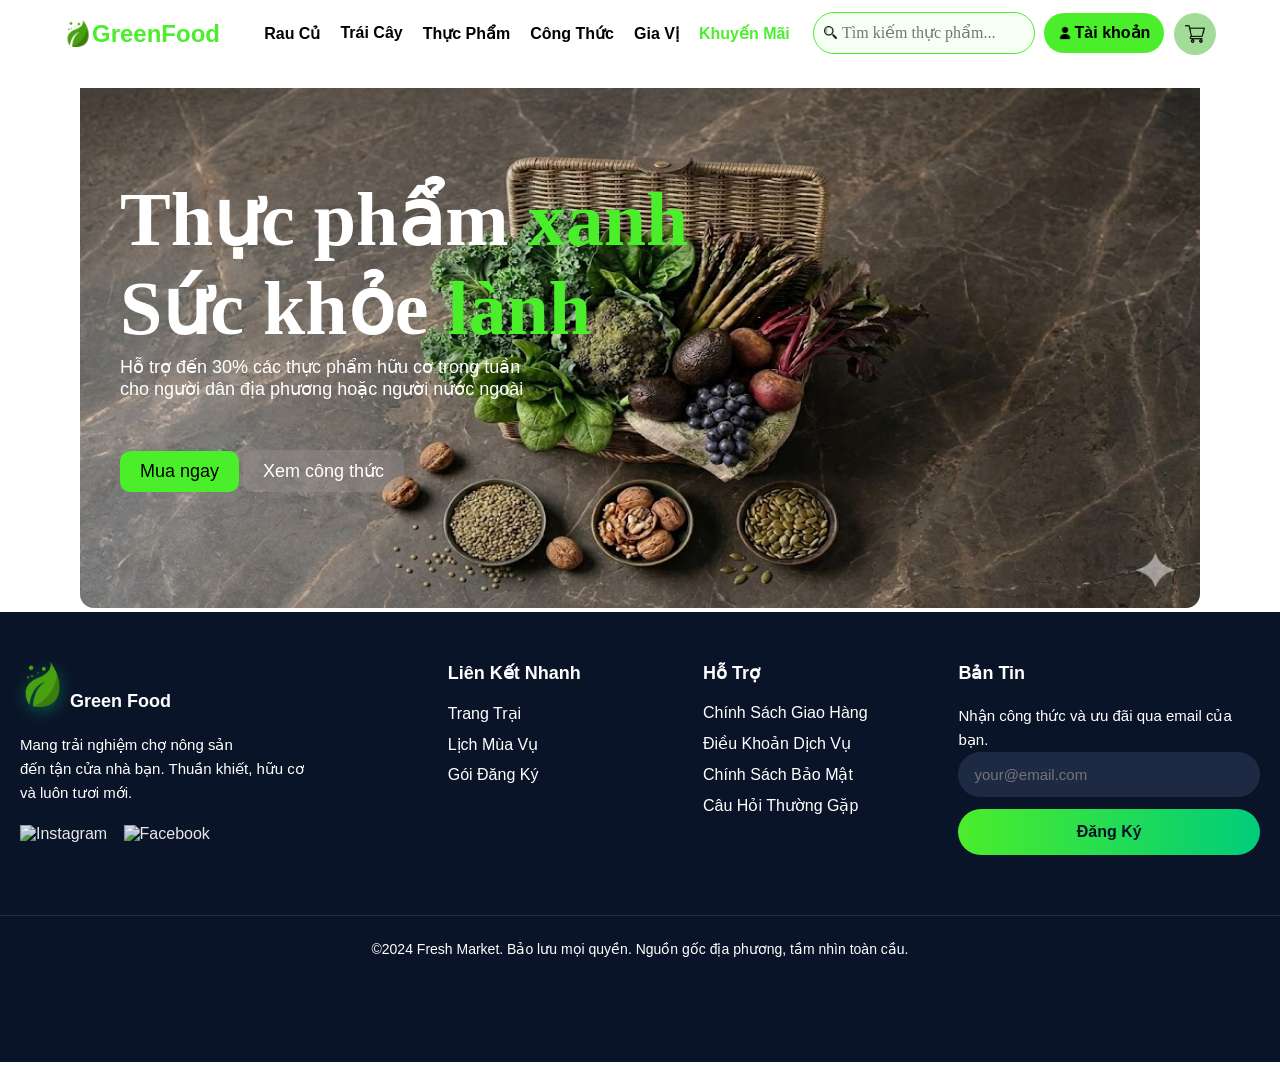
<file: index.html>
<!doctype html>
<html lang="en">
  <head>
    <meta charset="UTF-8" />
    <meta name="viewport" content="width=device-width, initial-scale=1.0" />
    <title>Cửa hàng GreenFood</title>
    <link
      rel="stylesheet"
      href="https://cdnjs.cloudflare.com/ajax/libs/font-awesome/4.7.0/css
    />
    <link rel="icon" href="icon/leaf.png" />
    <link rel="stylesheet" href="css/index_style.css" />
  </head>

  <body>
    <div id="container">
      <div id="header">
        <div class="left">
          <a href="index.html"
            ><h2 style="color: rgba(75, 238, 43, 1)">
              <img src="icon/leaf.png" alt="" /> GreenFood
            </h2>
          </a>
        </div>
        <div class="middle">
          <a href="javascript:void(0);" class="icon" onclick="menuBar()"><i class="fa fa-bars"></i></a>
          <a href="">Rau Củ</a>
          <a href="">Trái Cây</a>
          <a href="">Thực Phẩm</a>
          <a href="">Công Thức</a>
          <a href="">Gia Vị</a>
          <a href="" class="sales">Khuyến Mãi</a>

        </div>
        <div class="right">
          <div class="search">
            <img src="icon/search.png" alt="" />
            <input
              type="text"
              name=""
              id=""
              placeholder="Tìm kiếm thực phẩm..."
            />
          </div>
          <a href="login.html" class="account"
            ><img src="icon/human.png" alt="" />Tài khoản</a
          >
          <button class="cart"><img src="icon/cart.png" alt="" /></button>
        </div>
      </div>
      <div id="content">
        <img src="img/intro.png" alt="" />
        <div class="content-text">
          <h3>
            Thực phẩm <span style="color: rgba(75, 238, 43, 1)">xanh</span>
            <br />
            Sức khỏe <span style="color: rgba(75, 238, 43, 1)">lành</span>
          </h3>
          <p>
            Hỗ trợ đến 30% các thực phẩm hữu cơ trong tuần <br />
            cho người dân địa phương hoặc người nước ngoài
          </p>
        </div>
        <div class="btn-content">
          <button class="btn-1">Mua ngay</button>
          <button class="btn-2">Xem công thức</button>
        </div>
      </div>
      <iframe
        id="footer-iframe"
        src="footer.html"
        width="100%"
        height="420"
        frameborder="0"
        scrolling="no"
        title="Footer"
      >
      </iframe>

      <script>
        const iframe = document.getElementById("footer-iframe");

        window.addEventListener("message", function (e) {
          if (e.data && typeof e.data.height === "number") {
            iframe.style.height = e.data.height + "px";
          }
        });
      </script>
    </div>
  </body>
</html>
</file>
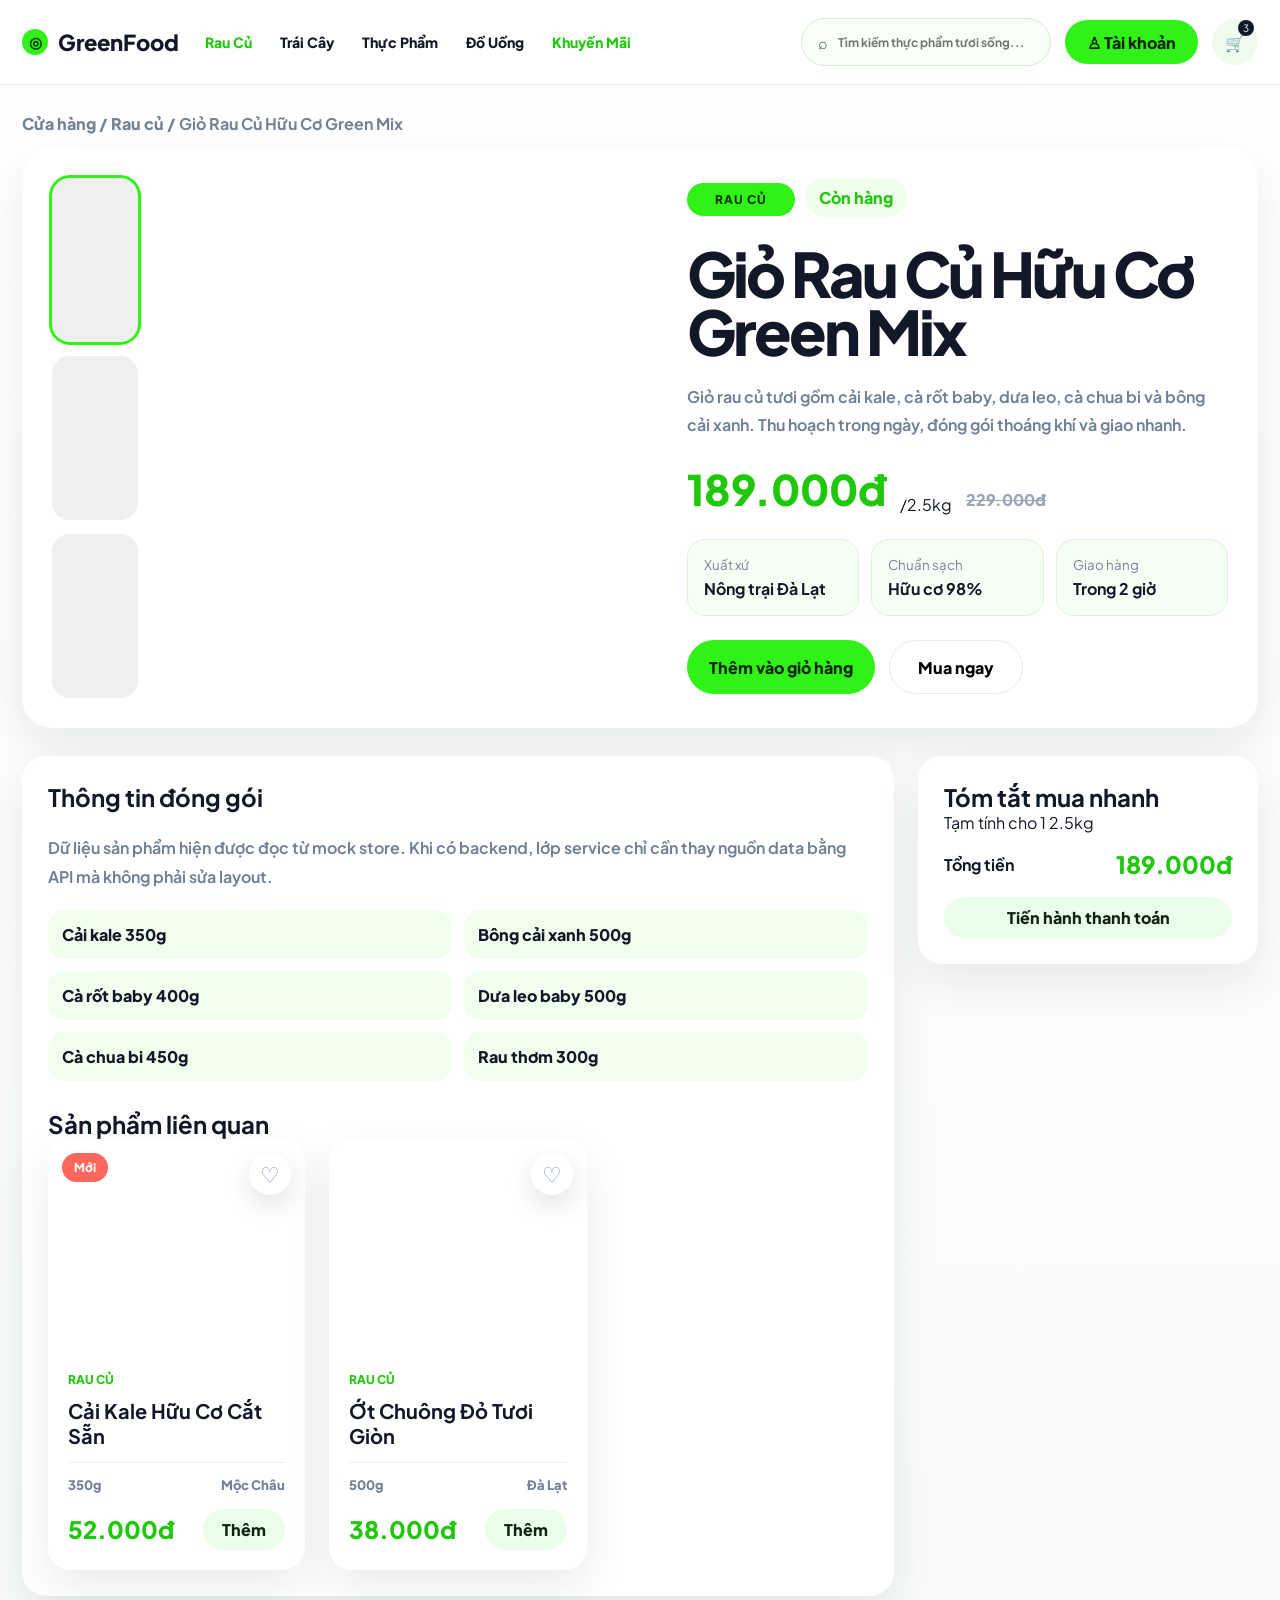
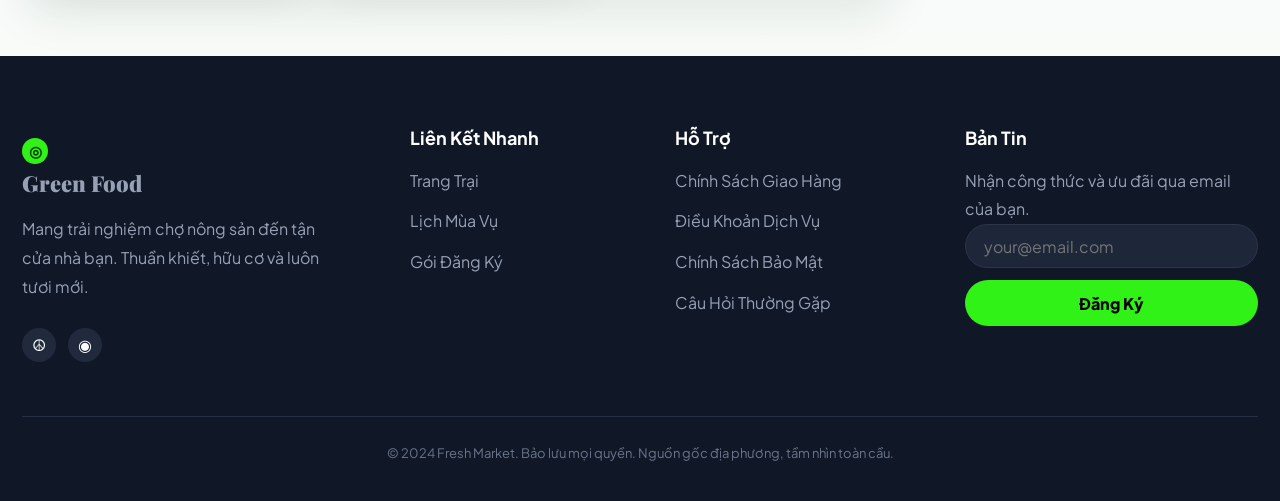
<file: chi-tiet-san-pham.html>
<!DOCTYPE html>
<html lang="vi">
<head>
  <meta charset="UTF-8" />
  <meta name="viewport" content="width=device-width, initial-scale=1.0" />
  <title>GreenFood - Chi tiet san pham</title>
  <link rel="preconnect" href="https://fonts.googleapis.com">
  <link rel="preconnect" href="https://fonts.gstatic.com" crossorigin>
  <link href="https://fonts.googleapis.com/css2?family=Playfair+Display:wght@700;800&family=Plus+Jakarta+Sans:wght@400;600;700;800;900&display=swap" rel="stylesheet">
  <link rel="stylesheet" href="css/san-pham.css">
</head>
<body>
  <div id="detail-app" class="page-shell"></div>
  <script src="js/du-lieu-san-pham.js"></script>
  <script src="js/san-pham.js"></script>
</body>
</html>
</file>
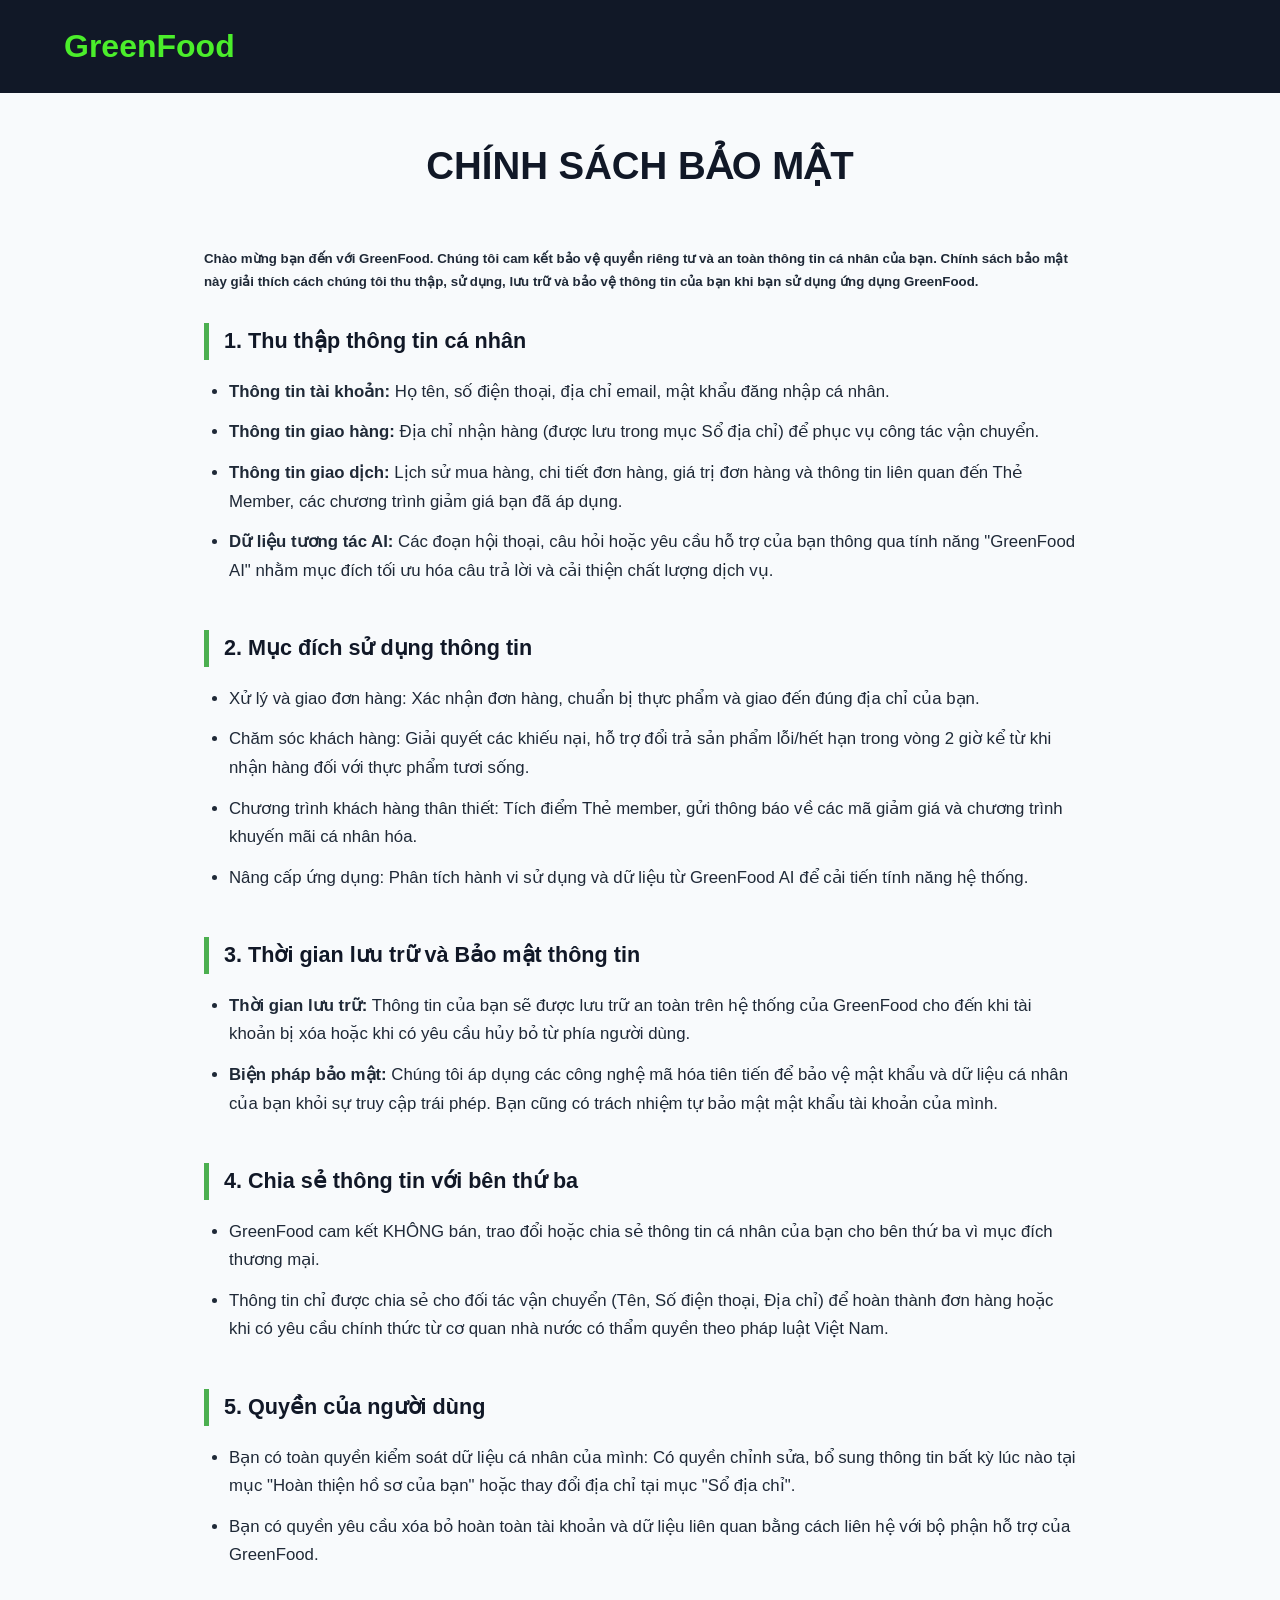
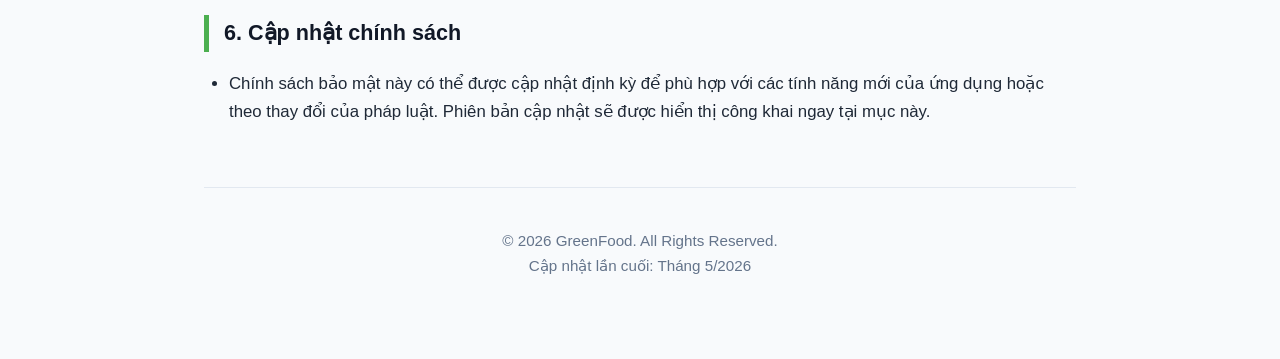
<file: chinhsachbaomat.html>
<!doctype html>
<html lang="vi">
  <head>
    <meta charset="UTF-8" />
    <meta name="viewport" content="width=device-width, initial-scale=1.0" />
    <link rel="stylesheet" href="./css/quanlynguoidung3_style.css" />
    <title>Chính sách bảo mật - GreenFood</title>
    <link
      rel="stylesheet"
      href="https://cdnjs.cloudflare.com/ajax/libs/font-awesome/6.6.0/css/all.min.css"
    />
  </head>
  <body>
    <header>
      <div class="logo">GreenFood</div>
    </header>

    <div class="container">
      <h1>CHÍNH SÁCH BẢO MẬT</h1>

      <h5 id="sauten">
        Chào mừng bạn đến với GreenFood. Chúng tôi cam kết bảo vệ quyền riêng tư
        và an toàn thông tin cá nhân của bạn. Chính sách bảo mật này giải thích
        cách chúng tôi thu thập, sử dụng, lưu trữ và bảo vệ thông tin của bạn
        khi bạn sử dụng ứng dụng GreenFood.
      </h5>

      <div class="section">
        <h2>1. Thu thập thông tin cá nhân</h2>
        <ul>
          <li>
            <strong>Thông tin tài khoản:</strong> Họ tên, số điện thoại, địa chỉ
            email, mật khẩu đăng nhập cá nhân.
          </li>
          <li>
            <strong>Thông tin giao hàng:</strong> Địa chỉ nhận hàng (được lưu
            trong mục Sổ địa chỉ) để phục vụ công tác vận chuyển.
          </li>
          <li>
            <strong>Thông tin giao dịch:</strong> Lịch sử mua hàng, chi tiết đơn
            hàng, giá trị đơn hàng và thông tin liên quan đến Thẻ Member, các
            chương trình giảm giá bạn đã áp dụng.
          </li>
          <li>
            <strong>Dữ liệu tương tác AI:</strong> Các đoạn hội thoại, câu hỏi
            hoặc yêu cầu hỗ trợ của bạn thông qua tính năng "GreenFood AI" nhằm
            mục đích tối ưu hóa câu trả lời và cải thiện chất lượng dịch vụ.
          </li>
        </ul>
      </div>

      <div class="section">
        <h2>2. Mục đích sử dụng thông tin</h2>
        <ul>
          <li>
            Xử lý và giao đơn hàng: Xác nhận đơn hàng, chuẩn bị thực phẩm và
            giao đến đúng địa chỉ của bạn.
          </li>
          <li>
            Chăm sóc khách hàng: Giải quyết các khiếu nại, hỗ trợ đổi trả sản
            phẩm lỗi/hết hạn trong vòng 2 giờ kể từ khi nhận hàng đối với thực
            phẩm tươi sống.
          </li>
          <li>
            Chương trình khách hàng thân thiết: Tích điểm Thẻ member, gửi thông
            báo về các mã giảm giá và chương trình khuyến mãi cá nhân hóa.
          </li>
          <li>
            Nâng cấp ứng dụng: Phân tích hành vi sử dụng và dữ liệu từ GreenFood
            AI để cải tiến tính năng hệ thống.
          </li>
        </ul>
      </div>

      <div class="section">
        <h2>3. Thời gian lưu trữ và Bảo mật thông tin</h2>
        <ul>
          <li>
            <strong>Thời gian lưu trữ:</strong> Thông tin của bạn sẽ được lưu
            trữ an toàn trên hệ thống của GreenFood cho đến khi tài khoản bị xóa
            hoặc khi có yêu cầu hủy bỏ từ phía người dùng.
          </li>
          <li>
            <strong>Biện pháp bảo mật:</strong> Chúng tôi áp dụng các công nghệ
            mã hóa tiên tiến để bảo vệ mật khẩu và dữ liệu cá nhân của bạn khỏi
            sự truy cập trái phép. Bạn cũng có trách nhiệm tự bảo mật mật khẩu
            tài khoản của mình.
          </li>
        </ul>
      </div>

      <div class="section">
        <h2>4. Chia sẻ thông tin với bên thứ ba</h2>
        <ul>
          <li>
            GreenFood cam kết KHÔNG bán, trao đổi hoặc chia sẻ thông tin cá nhân
            của bạn cho bên thứ ba vì mục đích thương mại.
          </li>
          <li>
            Thông tin chỉ được chia sẻ cho đối tác vận chuyển (Tên, Số điện
            thoại, Địa chỉ) để hoàn thành đơn hàng hoặc khi có yêu cầu chính
            thức từ cơ quan nhà nước có thẩm quyền theo pháp luật Việt Nam.
          </li>
        </ul>
      </div>

      <div class="section">
        <h2>5. Quyền của người dùng</h2>
        <ul>
          <li>
            Bạn có toàn quyền kiểm soát dữ liệu cá nhân của mình: Có quyền chỉnh
            sửa, bổ sung thông tin bất kỳ lúc nào tại mục "Hoàn thiện hồ sơ của
            bạn" hoặc thay đổi địa chỉ tại mục "Sổ địa chỉ".
          </li>
          <li>
            Bạn có quyền yêu cầu xóa bỏ hoàn toàn tài khoản và dữ liệu liên quan
            bằng cách liên hệ với bộ phận hỗ trợ của GreenFood.
          </li>
        </ul>
      </div>

      <div class="section">
        <h2>6. Cập nhật chính sách</h2>
        <ul>
          <li>
            Chính sách bảo mật này có thể được cập nhật định kỳ để phù hợp với
            các tính năng mới của ứng dụng hoặc theo thay đổi của pháp luật.
            Phiên bản cập nhật sẽ được hiển thị công khai ngay tại mục này.
          </li>
        </ul>
      </div>

      <div class="footer">
        © 2026 GreenFood. All Rights Reserved.<br />
        Cập nhật lần cuối: Tháng 5/2026
      </div>
    </div>
  </body>
</html>
</file>
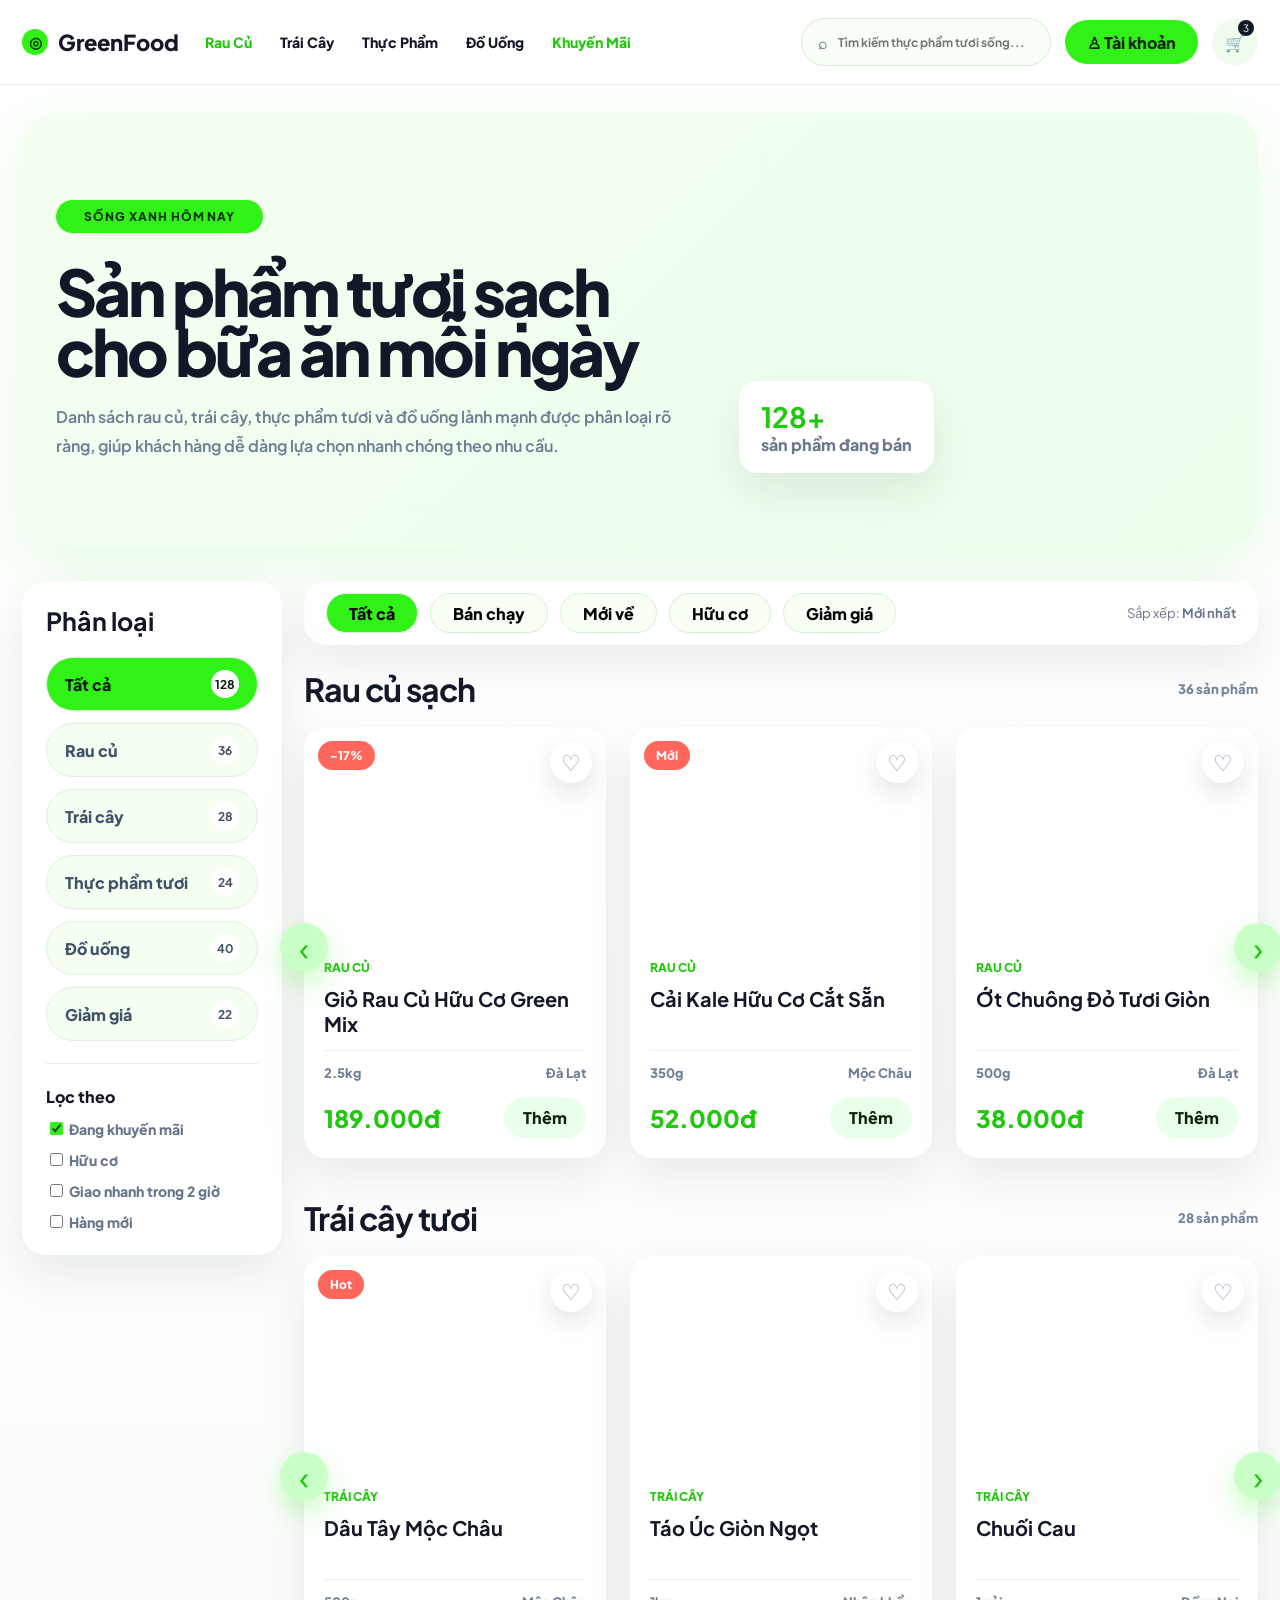
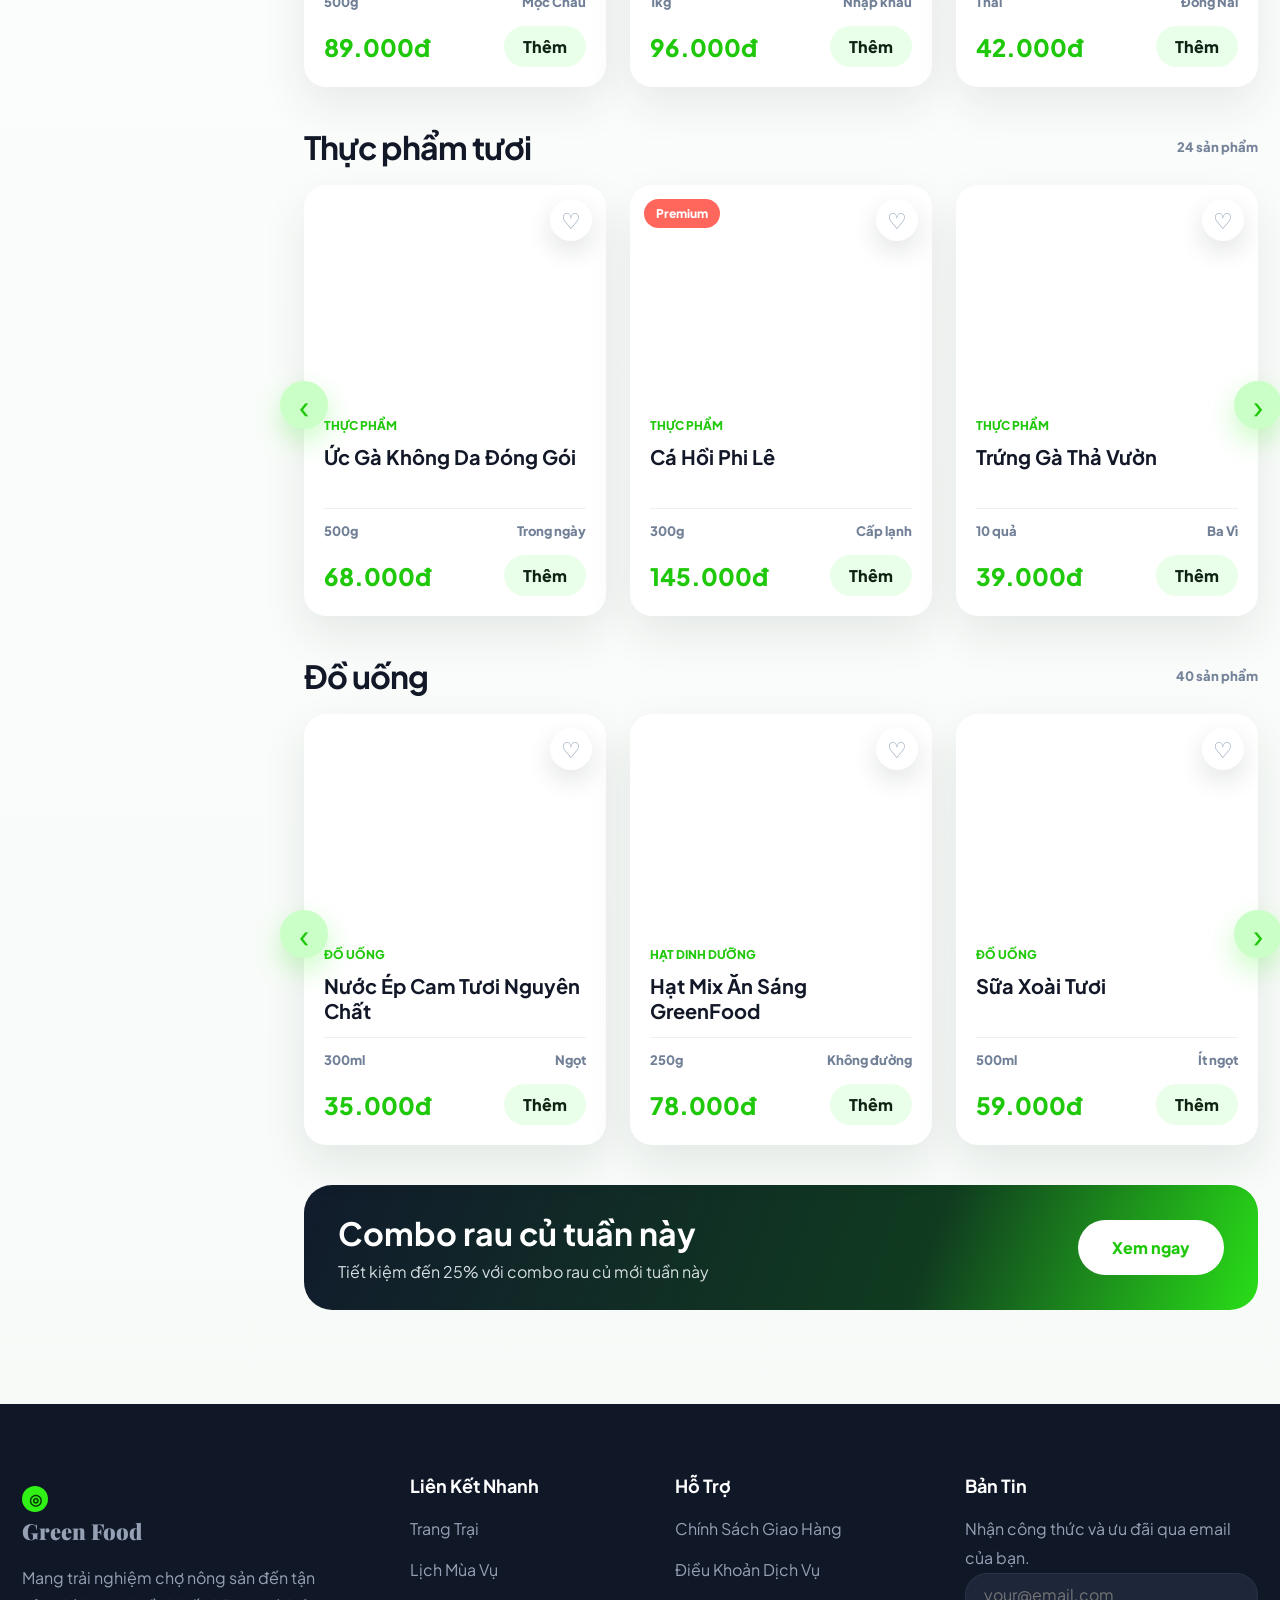
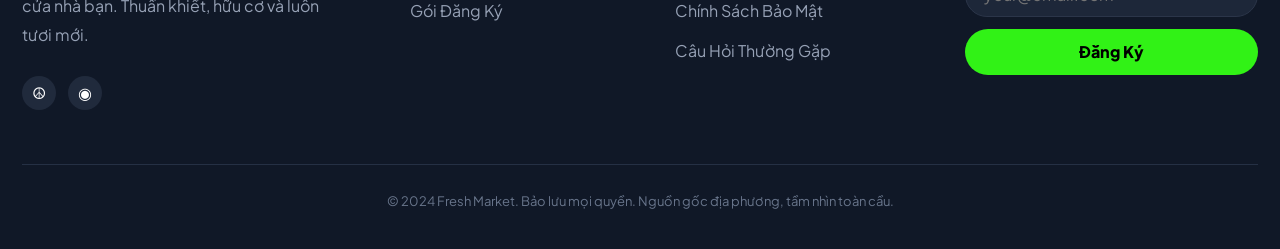
<file: danh-sach-san-pham.html>
<!DOCTYPE html>
<html lang="vi">
<head>
  <meta charset="UTF-8" />
  <meta name="viewport" content="width=device-width, initial-scale=1.0" />
  <title>GreenFood - Cua hang thuc pham tuoi</title>
  <link rel="preconnect" href="https://fonts.googleapis.com">
  <link rel="preconnect" href="https://fonts.gstatic.com" crossorigin>
  <link href="https://fonts.googleapis.com/css2?family=Playfair+Display:wght@700;800&family=Plus+Jakarta+Sans:wght@400;600;700;800;900&display=swap" rel="stylesheet">
  <link rel="stylesheet" href="css/san-pham.css">
</head>
<body>
  <div id="app" class="page-shell"></div>
  <script src="js/du-lieu-san-pham.js"></script>
  <script src="js/san-pham.js"></script>
</body>
</html>
</file>
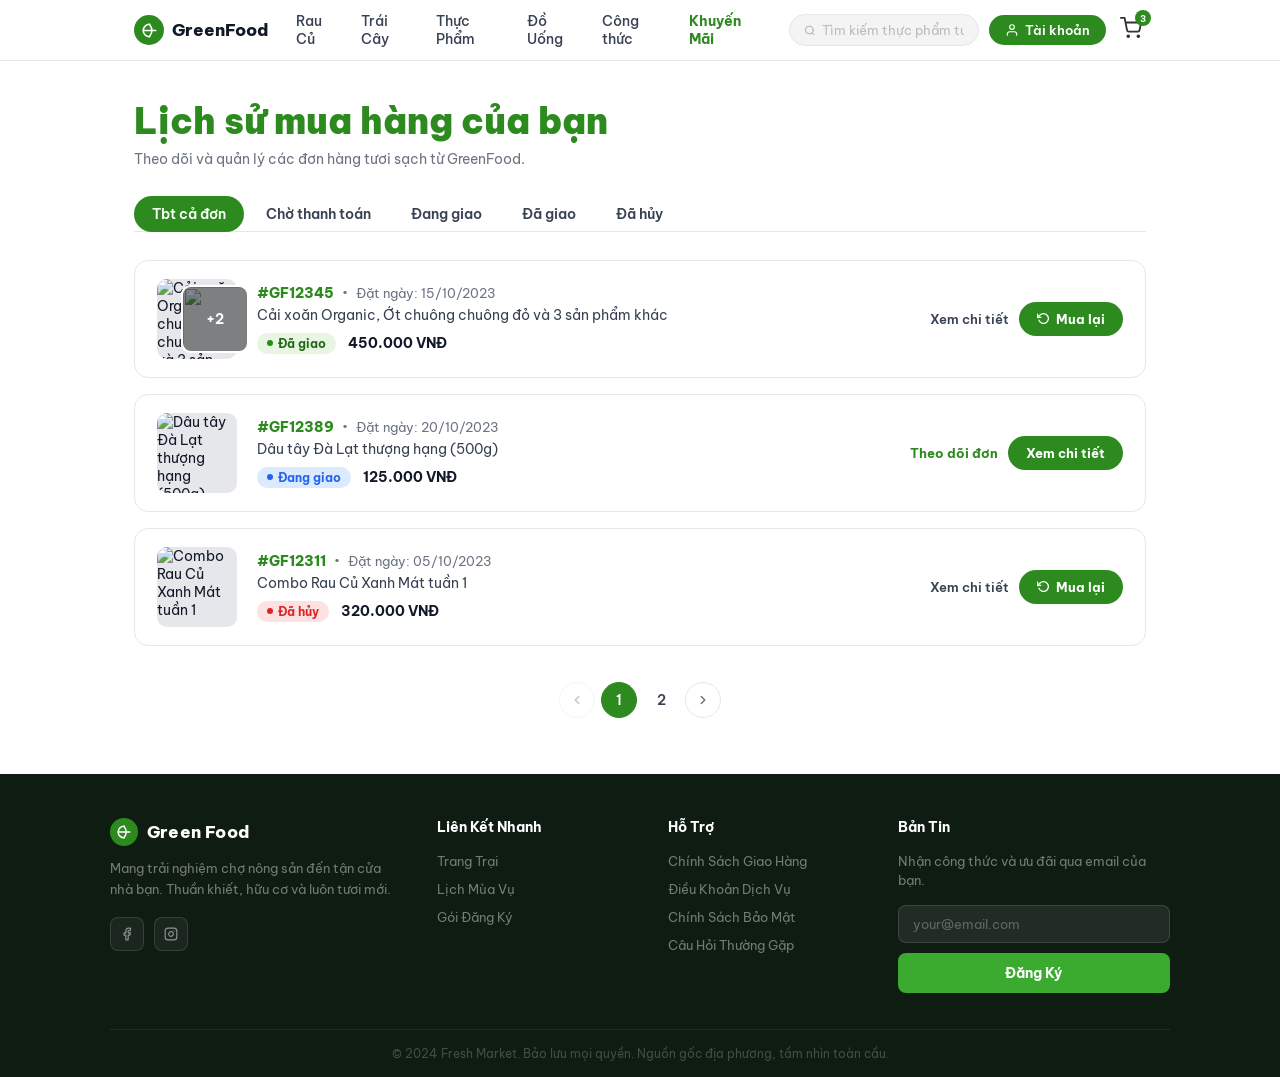
<file: lichsu.html>
<!DOCTYPE html>
<html lang="vi">
<head>
  <meta charset="UTF-8" />
  <meta name="viewport" content="width=device-width, initial-scale=1.0" />
  <title>GreenFood – Lịch sử mua hàng</title>
  <link href="https://fonts.googleapis.com/css2?family=Be+Vietnam+Pro:wght@400;500;600;700;800;900&display=swap" rel="stylesheet" />
  <link rel="stylesheet" href="css/lichsu.css">
  <style>
  
  </style>
</head>
<body>

<!-- ═══════════════════ NAVBAR ═══════════════════ -->
<nav class="navbar">
  <div class="nav-inner">
    <a href="#" class="logo">
      <div class="logo-icon">
        <svg width="15" height="15" viewBox="0 0 24 24" fill="none" stroke="#fff" stroke-width="2.5" stroke-linecap="round" stroke-linejoin="round"><path d="M12 2a10 10 0 000 20"/><path d="M12 2c2.5 4 4 8 4 10s-1.5 6-4 10"/><path d="M2 12h20"/></svg>
      </div>
      GreenFood
    </a>

    <ul class="nav-links">
      <li><a href="#">Rau Củ</a></li>
      <li><a href="#">Trái Cây</a></li>
      <li><a href="#">Thực Phẩm</a></li>
      <li><a href="#">Đồ Uống</a></li>
      <li><a href="#" class="underline-link">Công thức</a></li>
      <li><a href="#" class="active">Khuyến Mãi</a></li>
    </ul>

    <div class="nav-right">
      <div class="search-box">
        <svg width="13" height="13" viewBox="0 0 24 24" fill="none" stroke="#aaa" stroke-width="2" stroke-linecap="round" stroke-linejoin="round"><circle cx="11" cy="11" r="8"/><line x1="21" y1="21" x2="16.65" y2="16.65"/></svg>
        <input type="text" placeholder="Tìm kiếm thực phẩm tươi sống..." />
      </div>
      <button class="btn-account">
        <svg width="14" height="14" viewBox="0 0 24 24" fill="none" stroke="currentColor" stroke-width="2" stroke-linecap="round" stroke-linejoin="round"><path d="M20 21v-2a4 4 0 00-4-4H8a4 4 0 00-4 4v2"/><circle cx="12" cy="7" r="4"/></svg>
        Tài khoản
      </button>
      <div class="cart-btn"><a href="giohang.html">
        <svg width="22" height="22" viewBox="0 0 24 24" fill="none" stroke="#333" stroke-width="2" stroke-linecap="round" stroke-linejoin="round"><circle cx="9" cy="21" r="1"/><circle cx="20" cy="21" r="1"/><path d="M1 1h4l2.68 13.39a2 2 0 001.98 1.61h9.72a2 2 0 001.98-1.61L23 6H6"/></svg>
        <span class="cart-badge">3</span>
      </a></div>
    </div>
  </div>
</nav>

<!-- ═══════════════════ MAIN ═══════════════════ -->
<div class="main">
  <div class="page-body">

    <!-- Heading -->
    <div class="page-heading">
      <h1 class="page-title">Lịch sử mua hàng của bạn</h1>
      <p class="page-sub">Theo dõi và quản lý các đơn hàng tươi sạch từ GreenFood.</p>
    </div>

    <!-- Filter tabs -->
    <div class="tabs-wrap">
      <button class="tab-btn active" data-filter="all"      onclick="setTab(this,'all')">Tbt cả đơn</button>
      <button class="tab-btn"        data-filter="cho"      onclick="setTab(this,'cho')">Chờ thanh toán</button>
      <button class="tab-btn"        data-filter="danggiao" onclick="setTab(this,'danggiao')">Đang giao</button>
      <button class="tab-btn"        data-filter="dagiao"   onclick="setTab(this,'dagiao')">Đã giao</button>
      <button class="tab-btn"        data-filter="dahuy"    onclick="setTab(this,'dahuy')">Đã hủy</button>
    </div>

    <!-- Orders list -->
    <div class="orders-list" id="ordersList"></div>

    <!-- Pagination -->
    <div class="pagination" id="pagination"></div>
  </div>
</div>

<!-- ═══════════════════ FOOTER ═══════════════════ -->
<footer>
  <div class="footer-inner">

    <div class="footer-brand">
      <div class="footer-logo">
        <div class="footer-logo-icon">
          <svg width="14" height="14" viewBox="0 0 24 24" fill="none" stroke="#fff" stroke-width="2.5" stroke-linecap="round" stroke-linejoin="round"><path d="M12 2a10 10 0 000 20"/><path d="M12 2c2.5 4 4 8 4 10s-1.5 6-4 10"/><path d="M2 12h20"/></svg>
        </div>
        <span class="footer-logo-text">Green Food</span>
      </div>
      <p>Mang trải nghiệm chợ nông sản đến tận cửa nhà bạn. Thuần khiết, hữu cơ và luôn tươi mới.</p>
      <div class="footer-socials">
        <button class="social-btn" title="Facebook">
          <svg width="14" height="14" viewBox="0 0 24 24" fill="none" stroke="currentColor" stroke-width="2" stroke-linecap="round" stroke-linejoin="round"><path d="M18 2h-3a5 5 0 00-5 5v3H7v4h3v8h4v-8h3l1-4h-4V7a1 1 0 011-1h3z"/></svg>
        </button>
        <button class="social-btn" title="Instagram">
          <svg width="14" height="14" viewBox="0 0 24 24" fill="none" stroke="currentColor" stroke-width="2" stroke-linecap="round" stroke-linejoin="round"><rect x="2" y="2" width="20" height="20" rx="5"/><path d="M16 11.37A4 4 0 1112.63 8 4 4 0 0116 11.37z"/><line x1="17.5" y1="6.5" x2="17.51" y2="6.5"/></svg>
        </button>
      </div>
    </div>

    <div class="footer-col">
      <h4>Liên Kết Nhanh</h4>
      <ul>
        <li><a href="#">Trang Trại</a></li>
        <li><a href="#">Lịch Mùa Vụ</a></li>
        <li><a href="#">Gói Đăng Ký</a></li>
      </ul>
    </div>

    <div class="footer-col">
      <h4>Hỗ Trợ</h4>
      <ul>
        <li><a href="#">Chính Sách Giao Hàng</a></li>
        <li><a href="#">Điều Khoản Dịch Vụ</a></li>
        <li><a href="#">Chính Sách Bảo Mật</a></li>
        <li><a href="#">Câu Hỏi Thường Gặp</a></li>
      </ul>
    </div>

    <div class="footer-col">
      <h4>Bản Tin</h4>
      <p class="newsletter-desc">Nhận công thức và ưu đãi qua email của bạn.</p>
      <input type="email" class="newsletter-input" placeholder="your@email.com" />
      <button class="btn-subscribe">Đăng Ký</button>
    </div>
  </div>

  <div class="footer-bottom">
    <p>© 2024 Fresh Market. Bảo lưu mọi quyền. Nguồn gốc địa phương, tầm nhìn toàn cầu.</p>
  </div>
</footer>

<!-- ═══════════════════ DETAIL MODAL ═══════════════════ -->
<div class="modal-overlay" id="detailModal">
  <div class="modal">
    <div class="modal-header">
      <div class="modal-title" id="modalTitle">Chi tiết đơn hàng</div>
      <button class="modal-close" onclick="closeModal()">×</button>
    </div>
    <div id="modalBody"></div>
    <div class="modal-footer">
      <button class="btn-modal-close" onclick="closeModal()">Đóng</button>
      <button class="btn-modal-rebuy" id="modalRebuyBtn">
        <svg width="14" height="14" viewBox="0 0 24 24" fill="none" stroke="currentColor" stroke-width="2.5" stroke-linecap="round" stroke-linejoin="round"><polyline points="1 4 1 10 7 10"/><path d="M3.51 15a9 9 0 102.13-9.36L1 10"/></svg>
        Mua lại
      </button>
    </div>
  </div>
</div>

<!-- Toast -->
<div class="toast" id="toast"></div>

<script>
  /* ══════════════════════
     DATA
  ══════════════════════ */
  const allOrders = [
    {
      id: '#GF12345',
      date: '15/10/2023',
      name: 'Cải xoăn Organic, Ớt chuông chuông đỏ và 3 sản phẩm khác',
      status: 'dagiao',
      price: 450000,
      extra: 2,
      imgs: [
        'https://images.unsplash.com/photo-1515543237350-b3eea1ec8082?w=120&q=80',
        'https://images.unsplash.com/photo-1563565375-f3fdfdbefa83?w=120&q=80'
      ],
      detail: { 'Mã đơn hàng': '#GF12345', 'Ngày đặt': '15/10/2023', 'Sản phẩm': 'Cải xoăn Organic, Ớt chuông đỏ (+3)', 'Trạng thái': 'Đã giao', 'Tổng cộng': '450.000 VNĐ', 'Địa chỉ giao': '123 Lê Lợi, Q.1, TP.HCM', 'Phương thức TT': 'Thẻ tín dụng' }
    },
    {
      id: '#GF12389',
      date: '20/10/2023',
      name: 'Dâu tây Đà Lạt thượng hạng (500g)',
      status: 'danggiao',
      price: 125000,
      extra: 0,
      imgs: [
        'https://images.unsplash.com/photo-1464965911861-746a04b4bca6?w=120&q=80'
      ],
      detail: { 'Mã đơn hàng': '#GF12389', 'Ngày đặt': '20/10/2023', 'Sản phẩm': 'Dâu tây Đà Lạt thượng hạng (500g)', 'Trạng thái': 'Đang giao', 'Tổng cộng': '125.000 VNĐ', 'Địa chỉ giao': '45 Nguyễn Huệ, Q.1, TP.HCM', 'Phương thức TT': 'COD' }
    },
    {
      id: '#GF12311',
      date: '05/10/2023',
      name: 'Combo Rau Củ Xanh Mát tuần 1',
      status: 'dahuy',
      price: 320000,
      extra: 0,
      imgs: [
        'https://images.unsplash.com/photo-1512621776951-a57141f2eefd?w=120&q=80'
      ],
      detail: { 'Mã đơn hàng': '#GF12311', 'Ngày đặt': '05/10/2023', 'Sản phẩm': 'Combo Rau Củ Xanh Mát tuần 1', 'Trạng thái': 'Đã hủy', 'Tổng cộng': '320.000 VNĐ', 'Địa chỉ giao': '78 Trần Hưng Đạo, Q.5, TP.HCM', 'Phương thức TT': 'Ví điện tử' }
    },
    {
      id: '#GF12290',
      date: '28/09/2023',
      name: 'Bơ Booth chín mềm (túi 4 quả)',
      status: 'dagiao',
      price: 89000,
      extra: 0,
      imgs: [
        'https://images.unsplash.com/photo-1523049673857-eb18f1d7b578?w=120&q=80'
      ],
      detail: { 'Mã đơn hàng': '#GF12290', 'Ngày đặt': '28/09/2023', 'Sản phẩm': 'Bơ Booth chín mềm (túi 4 quả)', 'Trạng thái': 'Đã giao', 'Tổng cộng': '89.000 VNĐ', 'Địa chỉ giao': '123 Lê Lợi, Q.1, TP.HCM', 'Phương thức TT': 'Thẻ tín dụng' }
    },
    {
      id: '#GF12201',
      date: '10/09/2023',
      name: 'Rau muống sạch, cà chua cherry và 1 sản phẩm khác',
      status: 'cho',
      price: 67000,
      extra: 1,
      imgs: [
        'https://images.unsplash.com/photo-1540420773420-3366772f4999?w=120&q=80',
        'https://images.unsplash.com/photo-1592924357228-91a4daadcfea?w=120&q=80'
      ],
      detail: { 'Mã đơn hàng': '#GF12201', 'Ngày đặt': '10/09/2023', 'Sản phẩm': 'Rau muống sạch, Cà chua cherry (+1)', 'Trạng thái': 'Chờ thanh toán', 'Tổng cộng': '67.000 VNĐ', 'Địa chỉ giao': '20 Bùi Thị Xuân, Q.1, TP.HCM', 'Phương thức TT': 'Chưa thanh toán' }
    },
    {
      id: '#GF12180',
      date: '01/09/2023',
      name: 'Thanh long ruột đỏ Long An (1kg)',
      status: 'dagiao',
      price: 55000,
      extra: 0,
      imgs: [
        'https://images.unsplash.com/photo-1526470498-9ae73c665de8?w=120&q=80'
      ],
      detail: { 'Mã đơn hàng': '#GF12180', 'Ngày đặt': '01/09/2023', 'Sản phẩm': 'Thanh long ruột đỏ Long An (1kg)', 'Trạng thái': 'Đã giao', 'Tổng cộng': '55.000 VNĐ', 'Địa chỉ giao': '5 Phạm Ngũ Lão, Q.1, TP.HCM', 'Phương thức TT': 'Ví điện tử' }
    },
  ];

  const STATUS_INFO = {
    dagiao:   { label: 'Đã giao',          cls: 'status-dagiao' },
    danggiao: { label: 'Đang giao',        cls: 'status-danggiao' },
    dahuy:    { label: 'Đã hủy',           cls: 'status-dahuy' },
    cho:      { label: 'Chờ thanh toán',   cls: 'status-cho' }
  };

  const ITEMS_PER_PAGE = 3;
  let currentFilter = 'all';
  let currentPage   = 1;

  const fmt = n => n.toLocaleString('vi-VN') + ' VNĐ';

  /* ══════════════════════
     FILTER + PAGINATION
  ══════════════════════ */
  function filtered() {
    if (currentFilter === 'all') return allOrders;
    return allOrders.filter(o => o.status === currentFilter);
  }

  function setTab(el, filter) {
    document.querySelectorAll('.tab-btn').forEach(b => b.classList.remove('active'));
    el.classList.add('active');
    currentFilter = filter;
    currentPage   = 1;
    render();
  }

  /* ══════════════════════
     RENDER ORDERS
  ══════════════════════ */
  function render() {
    const list  = filtered();
    const total = Math.ceil(list.length / ITEMS_PER_PAGE);
    const page  = list.slice((currentPage - 1) * ITEMS_PER_PAGE, currentPage * ITEMS_PER_PAGE);

    const wrap = document.getElementById('ordersList');

    if (!page.length) {
      wrap.innerHTML = `<div class="empty-state">
        <svg width="48" height="48" viewBox="0 0 24 24" fill="none" stroke="#d1d5db" stroke-width="1.5" stroke-linecap="round" stroke-linejoin="round"><path d="M9 5H7a2 2 0 00-2 2v12a2 2 0 002 2h10a2 2 0 002-2V7a2 2 0 00-2-2h-2M9 5a2 2 0 002 2h2a2 2 0 002-2M9 5a2 2 0 012-2h2a2 2 0 012 2"/></svg>
        <p>Không có đơn hàng nào.</p>
      </div>`;
    } else {
      wrap.innerHTML = page.map(o => orderCardHTML(o)).join('');
    }

    renderPagination(total);
  }

  function orderCardHTML(o) {
    const si = STATUS_INFO[o.status];
    const hasTwo  = o.imgs.length >= 2;
    const hasMore = o.extra > 0;

    const imgStack = hasTwo ? `
      <img class="order-img-stack" src="${o.imgs[1]}" alt="" onerror="this.style.background='#e5e7eb';this.removeAttribute('src')" />
      ${hasMore ? `<div class="order-img-more">+${o.extra}</div>` : ''}
    ` : '';

    // Actions depending on status
    let actions = '';
    if (o.status === 'danggiao') {
      actions = `
        <button class="btn-track" onclick="showToast('📦 Đang theo dõi đơn ${o.id}...')">Theo dõi đơn</button>
        <button class="btn-detail" onclick="openDetail('${o.id}')">Xem chi tiết</button>
      `;
    } else if (o.status === 'dahuy') {
      actions = `
        <button class="btn-detail-outline" onclick="openDetail('${o.id}')">Xem chi tiết</button>
        <button class="btn-rebuy" onclick="rebuy('${o.id}')">
          <svg width="13" height="13" viewBox="0 0 24 24" fill="none" stroke="currentColor" stroke-width="2.5" stroke-linecap="round" stroke-linejoin="round"><polyline points="1 4 1 10 7 10"/><path d="M3.51 15a9 9 0 102.13-9.36L1 10"/></svg>
          Mua lại
        </button>
      `;
    } else {
      actions = `
        <button class="btn-detail-outline" onclick="openDetail('${o.id}')">Xem chi tiết</button>
        <button class="btn-rebuy" onclick="rebuy('${o.id}')">
          <svg width="13" height="13" viewBox="0 0 24 24" fill="none" stroke="currentColor" stroke-width="2.5" stroke-linecap="round" stroke-linejoin="round"><polyline points="1 4 1 10 7 10"/><path d="M3.51 15a9 9 0 102.13-9.36L1 10"/></svg>
          Mua lại
        </button>
      `;
    }

    return `
      <div class="order-card">
        <div class="order-imgs">
          <img class="order-img-main" src="${o.imgs[0]}" alt="${o.name}"
            onerror="this.style.background='#e5e7eb';this.removeAttribute('src')" />
          ${imgStack}
        </div>

        <div class="order-info">
          <div class="order-meta">
            <span class="order-id">${o.id}</span>
            <span class="order-dot">•</span>
            <span class="order-date">Đặt ngày: ${o.date}</span>
          </div>
          <div class="order-name">${o.name}</div>
          <div class="order-status-row">
            <span class="status-badge ${si.cls}">
              <span class="dot"></span>${si.label}
            </span>
            <span class="order-price">${fmt(o.price)}</span>
          </div>
        </div>

        <div class="order-actions">${actions}</div>
      </div>
    `;
  }

  /* ══════════════════════
     PAGINATION
  ══════════════════════ */
  function renderPagination(total) {
    const pg = document.getElementById('pagination');
    if (total <= 1) { pg.innerHTML = ''; return; }

    let html = `<button class="page-arrow" onclick="gotoPage(${currentPage - 1})" ${currentPage === 1 ? 'disabled style="opacity:.4;cursor:default"' : ''}>
      <svg width="14" height="14" viewBox="0 0 24 24" fill="none" stroke="currentColor" stroke-width="2.5" stroke-linecap="round" stroke-linejoin="round"><polyline points="15 18 9 12 15 6"/></svg>
    </button>`;

    for (let i = 1; i <= total; i++) {
      html += `<button class="page-btn ${i === currentPage ? 'active' : ''}" onclick="gotoPage(${i})">${i}</button>`;
    }

    html += `<button class="page-arrow" onclick="gotoPage(${currentPage + 1})" ${currentPage === total ? 'disabled style="opacity:.4;cursor:default"' : ''}>
      <svg width="14" height="14" viewBox="0 0 24 24" fill="none" stroke="currentColor" stroke-width="2.5" stroke-linecap="round" stroke-linejoin="round"><polyline points="9 18 15 12 9 6"/></svg>
    </button>`;

    pg.innerHTML = html;
  }

  function gotoPage(p) {
    const list  = filtered();
    const total = Math.ceil(list.length / ITEMS_PER_PAGE);
    if (p < 1 || p > total) return;
    currentPage = p;
    render();
    window.scrollTo({ top: 0, behavior: 'smooth' });
  }

  /* ══════════════════════
     MODAL
  ══════════════════════ */
  function openDetail(id) {
    const o = allOrders.find(x => x.id === id);
    if (!o) return;
    document.getElementById('modalTitle').textContent = `Chi tiết đơn hàng ${o.id}`;
    document.getElementById('modalBody').innerHTML = Object.entries(o.detail).map(([k, v]) => `
      <div class="modal-row"><span class="label">${k}</span><span class="value">${v}</span></div>
    `).join('');

    const rebuyBtn = document.getElementById('modalRebuyBtn');
    if (o.status === 'danggiao' || o.status === 'cho') {
      rebuyBtn.style.display = 'none';
    } else {
      rebuyBtn.style.display = 'flex';
      rebuyBtn.onclick = () => { closeModal(); rebuy(id); };
    }

    document.getElementById('detailModal').classList.add('open');
  }

  function closeModal() {
    document.getElementById('detailModal').classList.remove('open');
  }

  document.getElementById('detailModal').addEventListener('click', e => {
    if (e.target === document.getElementById('detailModal')) closeModal();
  });

  /* ══════════════════════
     REBUY
  ══════════════════════ */
  function rebuy(id) {
    const o = allOrders.find(x => x.id === id);
    showToast(`🛒 Đã thêm sản phẩm từ đơn ${o.id} vào giỏ hàng!`);
  }

  /* ══════════════════════
     TOAST
  ══════════════════════ */
  function showToast(msg) {
    const t = document.getElementById('toast');
    t.textContent = msg;
    t.classList.add('show');
    clearTimeout(t._timer);
    t._timer = setTimeout(() => t.classList.remove('show'), 3000);
  }

  /* ══════════════════════
     INIT
  ══════════════════════ */
  render();
</script>
</body>
</html>
</file>
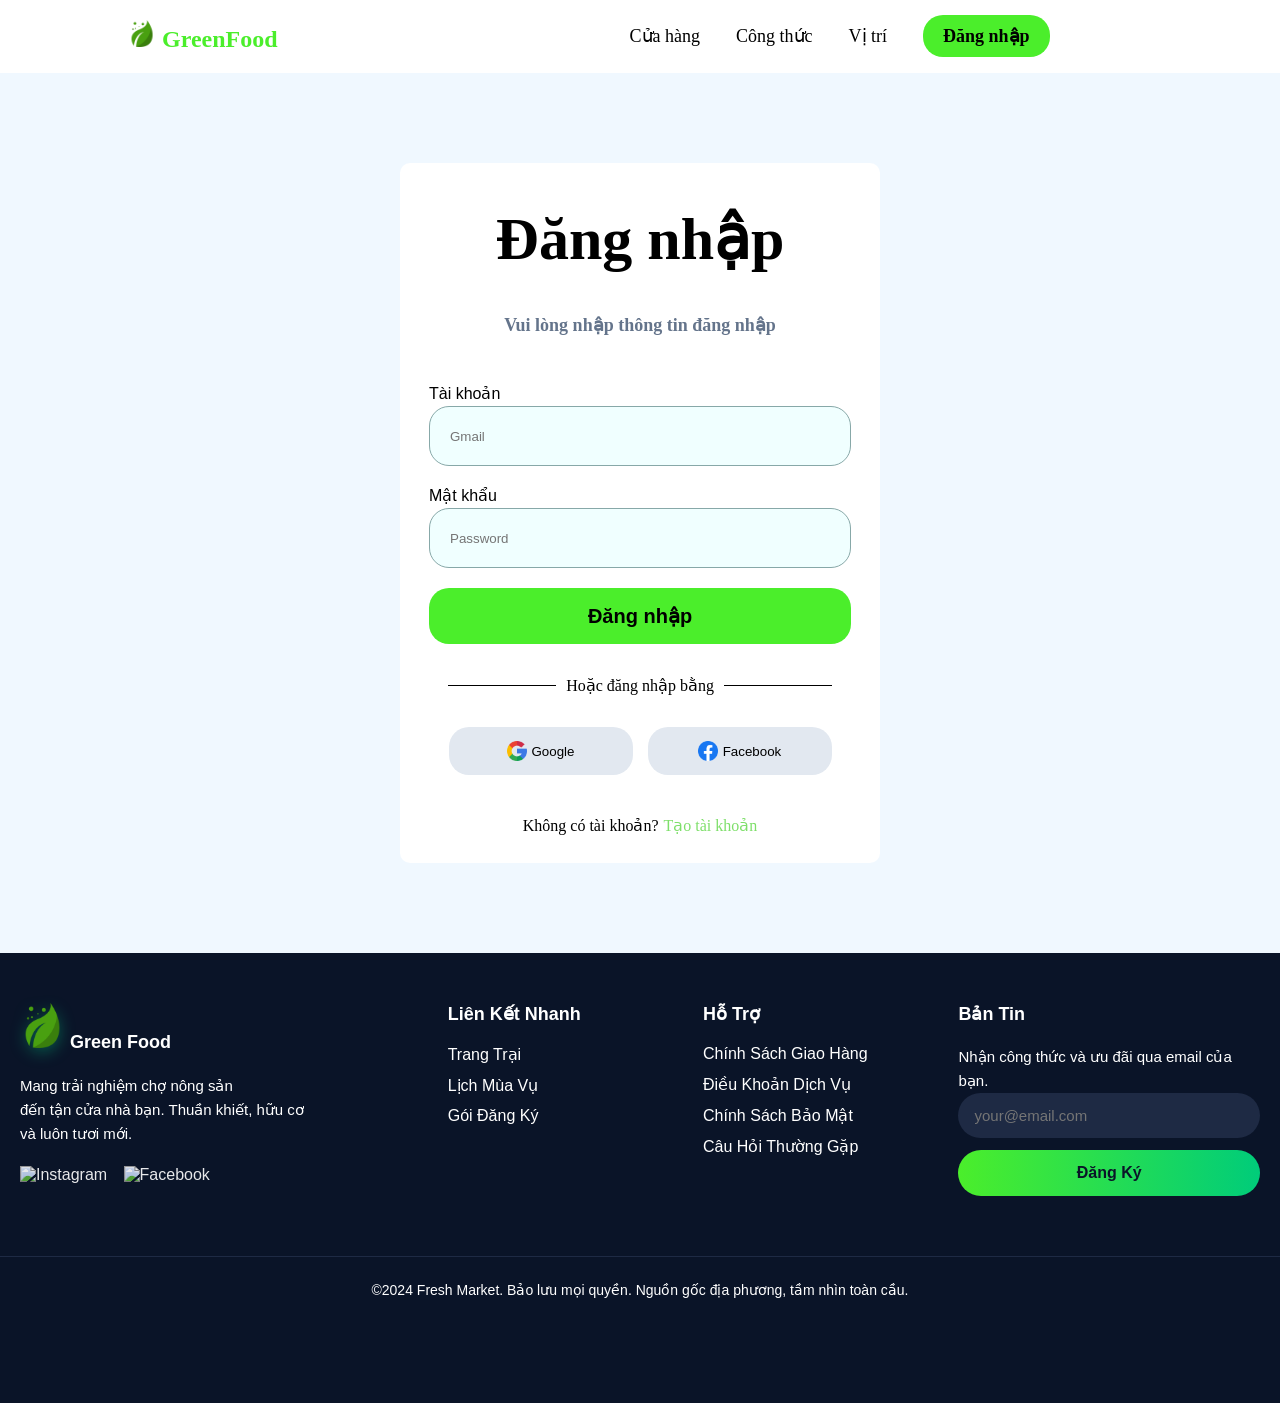
<file: login.html>
<!doctype html>
<html lang="en">
  <head>
    <meta charset="UTF-8" />
    <meta name="viewport" content="width=device-width, initial-scale=1.0" />
    <title>Thông tin đăng nhập</title>
    <link rel="icon" href="icon/leaf.png" />
    <link rel="stylesheet" href="css/login_style.css" />
  </head>

  <body>
    <div id="container">
      <div class="banner">
        <div class="left">
          <a href="index.html" style="text-decoration: none"
            ><h2 style="color: rgba(75, 238, 43, 1)">
              <img src="icon/leaf.png" alt="" /> GreenFood
            </h2>
          </a>
        </div>
        <div class="right">
          <a href="index.html">Cửa hàng</a>
          <a href="">Công thức</a>
          <a href="">Vị trí</a>
          <a href="" class="sign-up">
            <span class="a-sign-up">Đăng nhập</span></a
          >
        </div>
      </div>
      <div class="log-wrapper">
        <div class="log">
          <div class="log-head">
            <h1>Đăng nhập</h1>
            <p>Vui lòng nhập thông tin đăng nhập</p>
          </div>
          <form action="">
            <div class="log-body">
              <div class="log-body-username">
                <label for="">Tài khoản</label>
                <input type="text" placeholder="Gmail" />
              </div>
              <div class="log-body-password">
                <label for="">Mật khẩu</label>
                <input type="password" name="" id="" placeholder="Password" />
              </div>
              <button class="btn-log">Đăng nhập</button>
            </div>
          </form>
          <div class="line">Hoặc đăng nhập bằng</div>
          <div class="btn-option">
            <button><img src="icon/google.png" alt="" />Google</button>
            <button><img src="icon/facebook.png" alt="" />Facebook</button>
          </div>
          <div class="sign-up">
            <p>Không có tài khoản?</p>
            <a href="register.html">Tạo tài khoản</a>
          </div>
        </div>
      </div>
      <iframe
        id="footer-iframe"
        src="footer.html"
        width="100%"
        height="420"
        frameborder="0"
        scrolling="no"
        title="Footer"
      >
      </iframe>

      <script>
        const iframe = document.getElementById("footer-iframe");

        window.addEventListener("message", function (e) {
          if (e.data && typeof e.data.height === "number") {
            iframe.style.height = e.data.height + "px";
          }
        });
      </script>
    </div>
  </body>
</html>
</file>
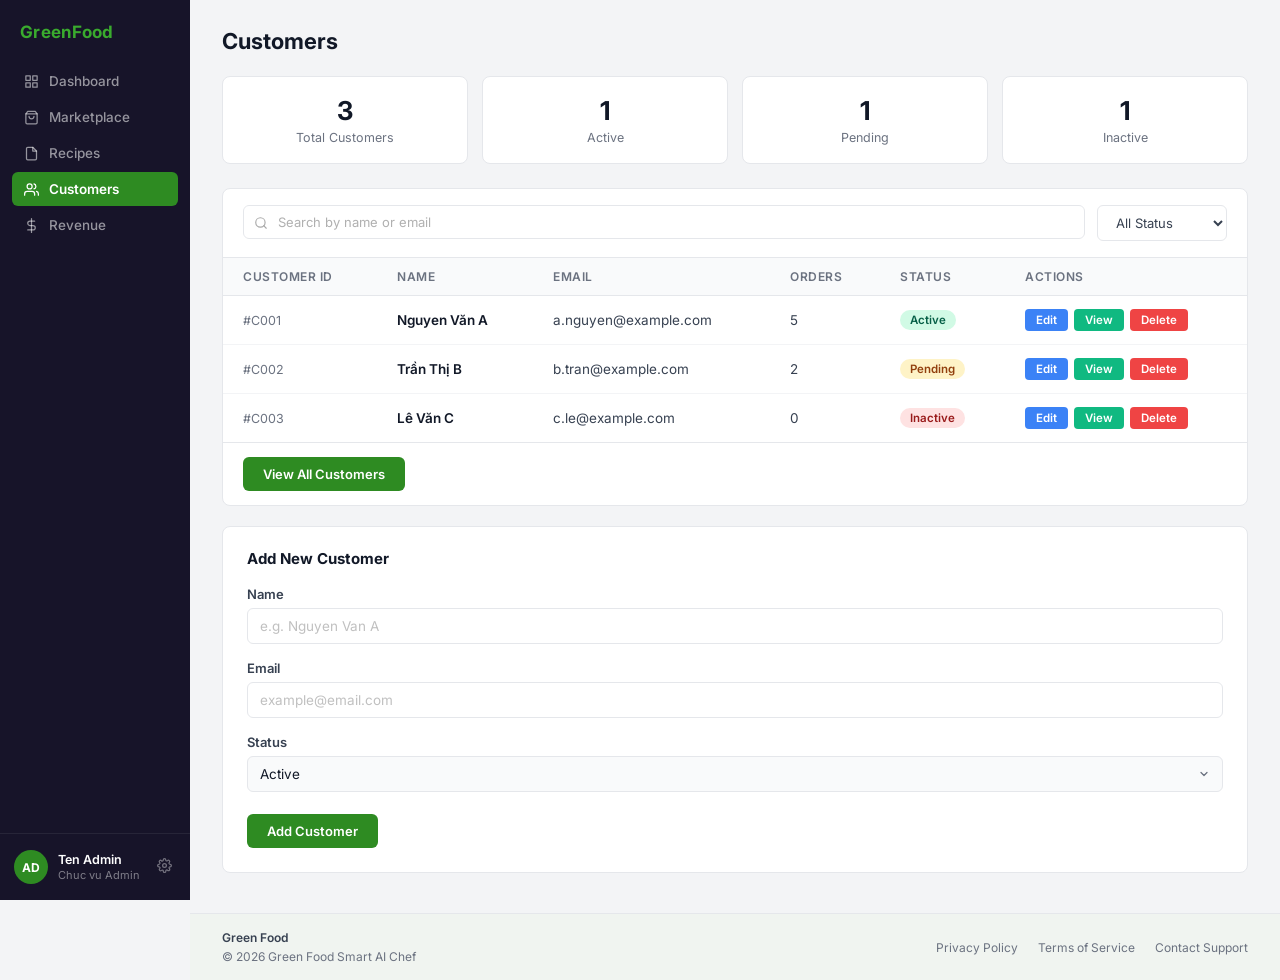
<file: quanlyadmin-nguoidung.html>
<!DOCTYPE html>
<html lang="vi">
<head>
  <meta charset="UTF-8" />
  <meta name="viewport" content="width=device-width, initial-scale=1.0" />
  <title>GreenFood – Customers</title>
  <link href="https://fonts.googleapis.com/css2?family=Inter:wght@400;500;600;700&display=swap" rel="stylesheet" />
    <link rel="stylesheet" href="css/quanlyadmin-nguoidung.css">
 <style>
   
  </style>
</head>
<body>

<!-- ═══════════════ SIDEBAR ═══════════════ -->
<aside class="sidebar">
  <div class="sidebar-logo">GreenFood</div>

  <nav class="sidebar-nav">
    <div class="nav-item" onclick="setActive(this)">
      <svg width="15" height="15" viewBox="0 0 24 24" fill="none" stroke="currentColor" stroke-width="2" stroke-linecap="round" stroke-linejoin="round"><rect x="3" y="3" width="7" height="7"/><rect x="14" y="3" width="7" height="7"/><rect x="14" y="14" width="7" height="7"/><rect x="3" y="14" width="7" height="7"/></svg>
      Dashboard
    </div>
    <div class="nav-item" onclick="setActive(this)">
      <svg width="15" height="15" viewBox="0 0 24 24" fill="none" stroke="currentColor" stroke-width="2" stroke-linecap="round" stroke-linejoin="round"><path d="M6 2L3 6v14a2 2 0 002 2h14a2 2 0 002-2V6l-3-4z"/><line x1="3" y1="6" x2="21" y2="6"/><path d="M16 10a4 4 0 01-8 0"/></svg>
      Marketplace
    </div>
    <div class="nav-item" onclick="setActive(this)">
      <svg width="15" height="15" viewBox="0 0 24 24" fill="none" stroke="currentColor" stroke-width="2" stroke-linecap="round" stroke-linejoin="round"><path d="M14 2H6a2 2 0 00-2 2v16a2 2 0 002 2h12a2 2 0 002-2V8z"/><polyline points="14 2 14 8 20 8"/></svg>
      Recipes
    </div>
    <div class="nav-item active" onclick="setActive(this)">
      <svg width="15" height="15" viewBox="0 0 24 24" fill="none" stroke="currentColor" stroke-width="2" stroke-linecap="round" stroke-linejoin="round"><path d="M17 21v-2a4 4 0 00-4-4H5a4 4 0 00-4 4v2"/><circle cx="9" cy="7" r="4"/><path d="M23 21v-2a4 4 0 00-3-3.87"/><path d="M16 3.13a4 4 0 010 7.75"/></svg>
      Customers
    </div>
    <div class="nav-item" onclick="setActive(this)">
      <svg width="15" height="15" viewBox="0 0 24 24" fill="none" stroke="currentColor" stroke-width="2" stroke-linecap="round" stroke-linejoin="round"><line x1="12" y1="1" x2="12" y2="23"/><path d="M17 5H9.5a3.5 3.5 0 000 7h5a3.5 3.5 0 010 7H6"/></svg>
      Revenue
    </div>
  </nav>

  <div class="sidebar-user">
    <div class="user-avatar">AD</div>
    <div class="user-info">
      <div class="user-name">Ten Admin</div>
      <div class="user-role">Chuc vu Admin</div>
    </div>
    <button class="settings-btn" title="Settings">
      <svg width="15" height="15" viewBox="0 0 24 24" fill="none" stroke="currentColor" stroke-width="2" stroke-linecap="round" stroke-linejoin="round"><circle cx="12" cy="12" r="3"/><path d="M19.4 15a1.65 1.65 0 00.33 1.82l.06.06a2 2 0 010 2.83 2 2 0 01-2.83 0l-.06-.06a1.65 1.65 0 00-1.82-.33 1.65 1.65 0 00-1 1.51V21a2 2 0 01-4 0v-.09A1.65 1.65 0 009 19.4a1.65 1.65 0 00-1.82.33l-.06.06a2 2 0 01-2.83-2.83l.06-.06A1.65 1.65 0 004.68 15a1.65 1.65 0 00-1.51-1H3a2 2 0 010-4h.09A1.65 1.65 0 004.6 9a1.65 1.65 0 00-.33-1.82l-.06-.06a2 2 0 012.83-2.83l.06.06A1.65 1.65 0 009 4.68a1.65 1.65 0 001-1.51V3a2 2 0 014 0v.09a1.65 1.65 0 001 1.51 1.65 1.65 0 001.82-.33l.06-.06a2 2 0 012.83 2.83l-.06.06A1.65 1.65 0 0019.4 9a1.65 1.65 0 001.51 1H21a2 2 0 010 4h-.09a1.65 1.65 0 00-1.51 1z"/></svg>
    </button>
  </div>
</aside>

<!-- ═══════════════ MAIN ═══════════════ -->
<div class="main">
  <div class="content">
    <h1 class="page-title">Customers</h1>

    <!-- Stats -->
    <div class="stats-row">
      <div class="stat-card">
        <div class="stat-value" id="statTotal">150</div>
        <div class="stat-label">Total Customers</div>
      </div>
      <div class="stat-card">
        <div class="stat-value" id="statActive">90</div>
        <div class="stat-label">Active</div>
      </div>
      <div class="stat-card">
        <div class="stat-value" id="statPending">40</div>
        <div class="stat-label">Pending</div>
      </div>
      <div class="stat-card">
        <div class="stat-value" id="statInactive">20</div>
        <div class="stat-label">Inactive</div>
      </div>
    </div>

    <!-- Table -->
    <div class="table-card">
      <div class="table-toolbar">
        <div class="search-input-wrap">
          <svg width="14" height="14" viewBox="0 0 24 24" fill="none" stroke="currentColor" stroke-width="2" stroke-linecap="round" stroke-linejoin="round"><circle cx="11" cy="11" r="8"/><line x1="21" y1="21" x2="16.65" y2="16.65"/></svg>
          <input type="text" class="search-input" id="searchInput" placeholder="Search by name or email" oninput="filterTable()" />
        </div>
        <select class="status-filter" id="statusFilter" onchange="filterTable()">
          <option value="">All Status</option>
          <option value="Active">Active</option>
          <option value="Pending">Pending</option>
          <option value="Inactive">Inactive</option>
        </select>
      </div>

      <table>
        <thead>
          <tr>
            <th>Customer ID</th>
            <th>Name</th>
            <th>Email</th>
            <th>Orders</th>
            <th>Status</th>
            <th>Actions</th>
          </tr>
        </thead>
        <tbody id="customerTableBody"></tbody>
      </table>

      <div class="table-footer">
        <button class="btn-view-all" onclick="showAll()">View All Customers</button>
      </div>
    </div>

    <!-- Add New Customer -->
    <div class="form-card">
      <div class="form-title">Add New Customer</div>

      <div class="form-group">
        <label class="form-label" for="newName">Name</label>
        <input type="text" id="newName" class="form-input" placeholder="e.g. Nguyen Van A" />
      </div>

      <div class="form-group">
        <label class="form-label" for="newEmail">Email</label>
        <input type="email" id="newEmail" class="form-input" placeholder="example@email.com" />
      </div>

      <div class="form-group">
        <label class="form-label" for="newStatus">Status</label>
        <select id="newStatus" class="form-select">
          <option value="Active">Active</option>
          <option value="Pending">Pending</option>
          <option value="Inactive">Inactive</option>
        </select>
      </div>

      <button class="btn-add" onclick="addCustomer()">Add Customer</button>
    </div>
  </div>

  <!-- Footer -->
  <footer class="page-footer">
    <div class="footer-brand">
      <strong>Green Food</strong><br>
      © 2026 Green Food Smart AI Chef
    </div>
    <div class="footer-links">
      <a href="#">Privacy Policy</a>
      <a href="#">Terms of Service</a>
      <a href="#">Contact Support</a>
    </div>
  </footer>
</div>

<!-- ═══════════════ EDIT MODAL ═══════════════ -->
<div class="modal-overlay" id="editModal">
  <div class="modal">
    <div class="modal-header">
      <div class="modal-title">Edit Customer</div>
      <button class="modal-close" onclick="closeModal('editModal')">×</button>
    </div>
    <div class="form-group">
      <label class="form-label">Name</label>
      <input type="text" id="editName" class="form-input" />
    </div>
    <div class="form-group">
      <label class="form-label">Email</label>
      <input type="email" id="editEmail" class="form-input" />
    </div>
    <div class="form-group">
      <label class="form-label">Status</label>
      <select id="editStatus" class="form-select">
        <option value="Active">Active</option>
        <option value="Pending">Pending</option>
        <option value="Inactive">Inactive</option>
      </select>
    </div>
    <div class="modal-footer">
      <button class="btn-cancel" onclick="closeModal('editModal')">Cancel</button>
      <button class="btn-save" onclick="saveEdit()">Save Changes</button>
    </div>
  </div>
</div>

<!-- ═══════════════ VIEW MODAL ═══════════════ -->
<div class="modal-overlay" id="viewModal">
  <div class="modal">
    <div class="modal-header">
      <div class="modal-title">Customer Details</div>
      <button class="modal-close" onclick="closeModal('viewModal')">×</button>
    </div>
    <div id="viewContent" style="font-size:13.5px;line-height:2;color:var(--text-mid);"></div>
    <div class="modal-footer">
      <button class="btn-cancel" onclick="closeModal('viewModal')">Close</button>
    </div>
  </div>
</div>

<!-- Toast -->
<div class="toast" id="toast"></div>

<script>
  /* ── Data ── */
  let customers = [
    { id: '#C001', name: 'Nguyen Văn A', email: 'a.nguyen@example.com', orders: 5,  status: 'Active'   },
    { id: '#C002', name: 'Trần Thị B',   email: 'b.tran@example.com',   orders: 2,  status: 'Pending'  },
    { id: '#C003', name: 'Lê Văn C',     email: 'c.le@example.com',     orders: 0,  status: 'Inactive' },
  ];

  let idCounter = 4;
  let editingId = null;
  let showingAll = false;

  const PREVIEW_COUNT = 3;

  /* ── Render table ── */
  function renderTable(list) {
    const tbody = document.getElementById('customerTableBody');
    const search = document.getElementById('searchInput').value.toLowerCase();

    if (!list.length) {
      tbody.innerHTML = '<tr class="no-results"><td colspan="6">Không tìm thấy khách hàng nào.</td></tr>';
      return;
    }

    tbody.innerHTML = list.map(c => {
      const badgeClass = c.status === 'Active' ? 'badge-active' : c.status === 'Pending' ? 'badge-pending' : 'badge-inactive';
      const hl = t => search ? t.replace(new RegExp(`(${search})`, 'gi'), '<mark>$1</mark>') : t;
      return `
        <tr>
          <td class="customer-id">${c.id}</td>
          <td class="customer-name">${hl(c.name)}</td>
          <td>${hl(c.email)}</td>
          <td>${c.orders}</td>
          <td><span class="badge ${badgeClass}">${c.status}</span></td>
          <td>
            <div class="action-btns">
              <button class="btn-edit"   onclick="openEdit('${c.id}')">Edit</button>
              <button class="btn-view"   onclick="openView('${c.id}')">View</button>
              <button class="btn-delete" onclick="deleteCustomer('${c.id}')">Delete</button>
            </div>
          </td>
        </tr>`;
    }).join('');
  }

  function filterTable() {
    const search = document.getElementById('searchInput').value.toLowerCase();
    const status = document.getElementById('statusFilter').value;
    let filtered = customers.filter(c => {
      const matchSearch = c.name.toLowerCase().includes(search) || c.email.toLowerCase().includes(search);
      const matchStatus = !status || c.status === status;
      return matchSearch && matchStatus;
    });
    showingAll = true;
    renderTable(filtered);
  }

  function showAll() {
    showingAll = true;
    document.getElementById('searchInput').value = '';
    document.getElementById('statusFilter').value = '';
    renderTable(customers);
  }

  function updateStats() {
    document.getElementById('statTotal').textContent   = customers.length;
    document.getElementById('statActive').textContent  = customers.filter(c => c.status === 'Active').length;
    document.getElementById('statPending').textContent = customers.filter(c => c.status === 'Pending').length;
    document.getElementById('statInactive').textContent= customers.filter(c => c.status === 'Inactive').length;
  }

  /* ── Add customer ── */
  function addCustomer() {
    const name   = document.getElementById('newName').value.trim();
    const email  = document.getElementById('newEmail').value.trim();
    const status = document.getElementById('newStatus').value;

    if (!name) { showToast('⚠️ Vui lòng nhập tên khách hàng.'); return; }
    if (!email || !email.includes('@')) { showToast('⚠️ Vui lòng nhập email hợp lệ.'); return; }

    const newId = `#C${String(idCounter).padStart(3,'0')}`;
    idCounter++;

    customers.push({ id: newId, name, email, orders: 0, status });

    document.getElementById('newName').value = '';
    document.getElementById('newEmail').value = '';
    document.getElementById('newStatus').value = 'Active';

    updateStats();
    filterTable();
    showToast(`✅ Đã thêm khách hàng "${name}" thành công!`);
  }

  /* ── Delete ── */
  function deleteCustomer(id) {
    if (!confirm('Bạn có chắc muốn xoá khách hàng này?')) return;
    const c = customers.find(x => x.id === id);
    customers = customers.filter(x => x.id !== id);
    updateStats();
    filterTable();
    showToast(`🗑️ Đã xoá "${c.name}".`);
  }

  /* ── Edit modal ── */
  function openEdit(id) {
    const c = customers.find(x => x.id === id);
    if (!c) return;
    editingId = id;
    document.getElementById('editName').value   = c.name;
    document.getElementById('editEmail').value  = c.email;
    document.getElementById('editStatus').value = c.status;
    openModal('editModal');
  }

  function saveEdit() {
    const c = customers.find(x => x.id === editingId);
    if (!c) return;
    c.name   = document.getElementById('editName').value.trim() || c.name;
    c.email  = document.getElementById('editEmail').value.trim() || c.email;
    c.status = document.getElementById('editStatus').value;
    closeModal('editModal');
    updateStats();
    filterTable();
    showToast('✅ Đã cập nhật thông tin khách hàng.');
  }

  /* ── View modal ── */
  function openView(id) {
    const c = customers.find(x => x.id === id);
    if (!c) return;
    const badgeClass = c.status === 'Active' ? 'badge-active' : c.status === 'Pending' ? 'badge-pending' : 'badge-inactive';
    document.getElementById('viewContent').innerHTML = `
      <table style="width:100%;border-collapse:collapse;">
        <tr><td style="color:var(--text-sub);width:40%">Customer ID</td><td><strong>${c.id}</strong></td></tr>
        <tr><td style="color:var(--text-sub)">Name</td><td>${c.name}</td></tr>
        <tr><td style="color:var(--text-sub)">Email</td><td>${c.email}</td></tr>
        <tr><td style="color:var(--text-sub)">Orders</td><td>${c.orders}</td></tr>
        <tr><td style="color:var(--text-sub)">Status</td><td><span class="badge ${badgeClass}">${c.status}</span></td></tr>
      </table>`;
    openModal('viewModal');
  }

  /* ── Modal helpers ── */
  function openModal(id)  { document.getElementById(id).classList.add('open'); }
  function closeModal(id) { document.getElementById(id).classList.remove('open'); }

  document.querySelectorAll('.modal-overlay').forEach(m => {
    m.addEventListener('click', e => { if (e.target === m) m.classList.remove('open'); });
  });

  /* ── Sidebar active ── */
  function setActive(el) {
    document.querySelectorAll('.nav-item').forEach(n => n.classList.remove('active'));
    el.classList.add('active');
  }

  /* ── Toast ── */
  function showToast(msg) {
    const t = document.getElementById('toast');
    t.textContent = msg;
    t.classList.add('show');
    setTimeout(() => t.classList.remove('show'), 3000);
  }

  /* ── Init ── */
  updateStats();
  renderTable(customers.slice(0, PREVIEW_COUNT));
</script>
</body>
</html>
</file>
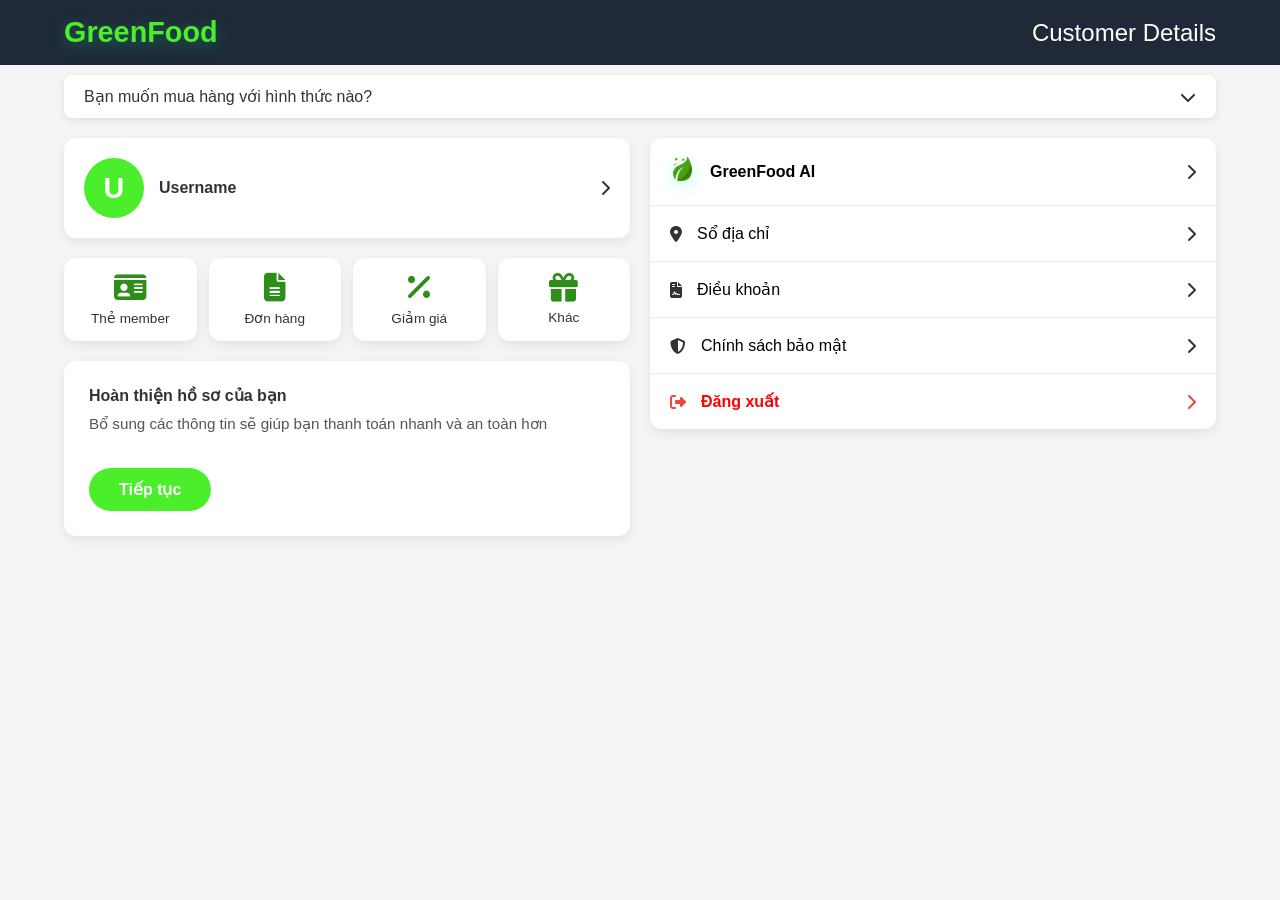
<file: quanlynguoidung1.html>
<!doctype html>
<html lang="vi">
  <head>
    <meta charset="UTF-8" />
    <meta name="viewport" content="width=device-width, initial-scale=1.0" />
    <link rel="stylesheet" href="./css/quanlynguoidung1_style.css" />
    <title>Customer Details - GreenFood</title>
    <link
      rel="stylesheet"
      href="https://cdnjs.cloudflare.com/ajax/libs/font-awesome/6.6.0/css/all.min.css"
    />
  </head>
  <body>
    <header>
      <div class="logo">GreenFood</div>
      <h1>Customer Details</h1>
    </header>

    <div class="dropdown">
      <span>Bạn muốn mua hàng với hình thức nào?</span>
      <i class="fas fa-chevron-down"></i>
    </div>

    <div class="main-content">
      <div class="left">
        <div class="user-card">
          <div class="avatar">U</div>
          <div>
            <strong>Username</strong>
          </div>
          <i class="fas fa-chevron-right" style="margin-left: auto"></i>
        </div>

        <div class="quick-links">
          <div class="quick-card">
            <i class="fas fa-id-card"></i>
            <div style="font-size: 0.85rem">Thẻ member</div>
          </div>
          <div class="quick-card">
            <i class="fas fa-file-alt"></i>
            <div style="font-size: 0.85rem">Đơn hàng</div>
          </div>
          <div class="quick-card">
            <i class="fas fa-percent"></i>
            <div style="font-size: 0.85rem">Giảm giá</div>
          </div>
          <div class="quick-card">
            <i class="fas fa-gift"></i>
            <div style="font-size: 0.85rem">Khác</div>
          </div>
        </div>

        <div class="profile-box">
          <strong>Hoàn thiện hồ sơ của bạn</strong>
          <p style="margin: 10px 0 20px 0; font-size: 0.95rem; color: #555">
            Bổ sung các thông tin sẽ giúp bạn thanh toán nhanh và an toàn hơn
          </p>
          <button class="btn-continue">Tiếp tục</button>
        </div>
      </div>

      <div class="right">
        <div class="menu-list">
          <div class="menu-item">
            <span style="font-size: 1.4rem"
              ><img src="./icon/leaf.png" alt="" class="logo"
            /></span>
            <strong><a href="">GreenFood AI</a></strong>
            <i class="fas fa-chevron-right" style="margin-left: auto"></i>
          </div>
          <div class="menu-item">
            <i class="fas fa-map-marker-alt"></i>
            <a href="">Sổ địa chỉ</a>
            <i class="fas fa-chevron-right" style="margin-left: auto"></i>
          </div>
          <div class="menu-item">
            <i class="fas fa-file-contract"></i>
            <a href="./quanlynguoidung3.html">Điều khoản</a>
            <i class="fas fa-chevron-right" style="margin-left: auto"></i>
          </div>
          <div class="menu-item">
            <i class="fas fa-shield-alt"></i>
            <a href="./chinhsachbaomat.html">Chính sách bảo mật</a>
            <i class="fas fa-chevron-right" style="margin-left: auto"></i>
          </div>

          <div class="menu-item logout">
            <i class="fas fa-sign-out-alt"></i>
            <strong
              ><a href="./login.html" style="color: red">Đăng xuất</a></strong
            >
            <i class="fas fa-chevron-right" style="margin-left: auto"></i>
          </div>
        </div>
      </div>
    </div>
  </body>
</html>
</file>
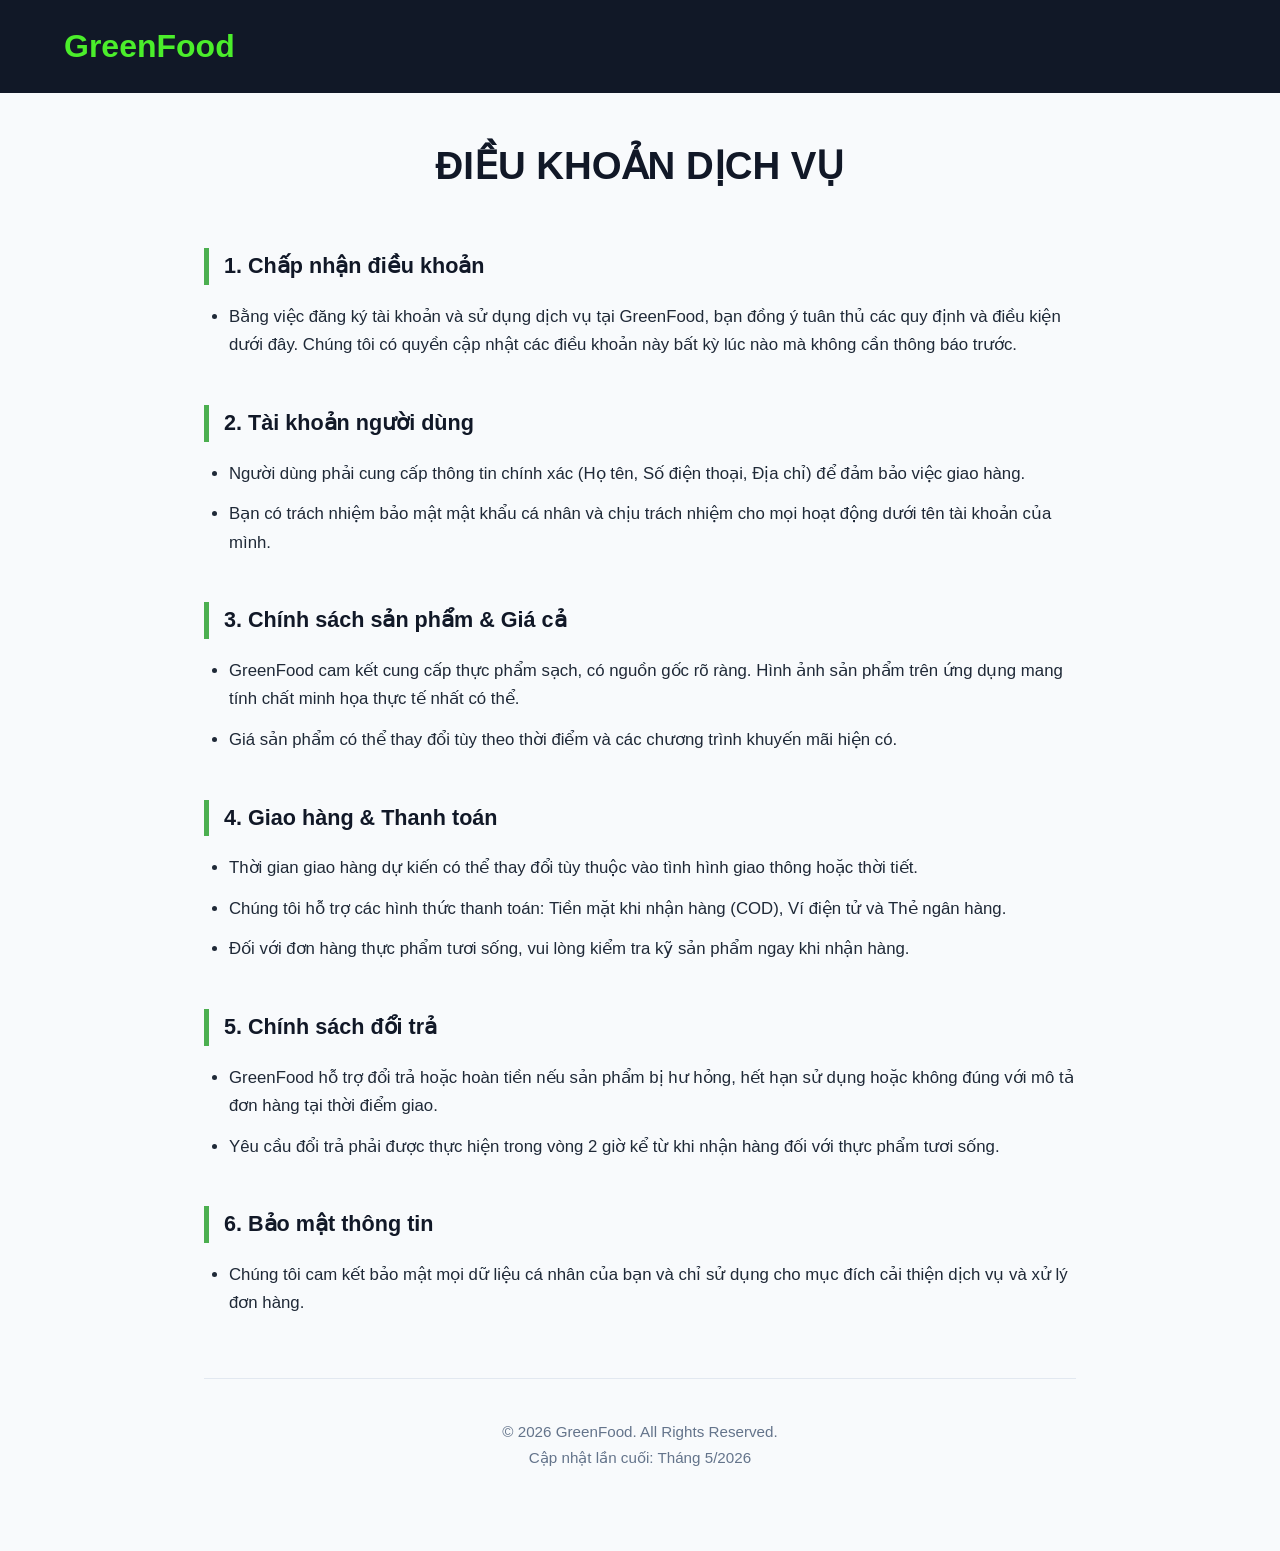
<file: quanlynguoidung3.html>
<!doctype html>
<html lang="vi">
  <head>
    <meta charset="UTF-8" />
    <meta name="viewport" content="width=device-width, initial-scale=1.0" />
    <link rel="stylesheet" href="./css/quanlynguoidung3_style.css" />
    <title>Điều khoản Dịch vụ - GreenFood</title>
    <link
      rel="stylesheet"
      href="https://cdnjs.cloudflare.com/ajax/libs/font-awesome/6.6.0/css/all.min.css"
    />
  </head>
  <body>
    <header>
      <div class="logo">GreenFood</div>
    </header>

    <div class="container">
      <h1>ĐIỀU KHOẢN DỊCH VỤ</h1>

      <div class="section">
        <h2>1. Chấp nhận điều khoản</h2>
        <ul>
          <li>
            Bằng việc đăng ký tài khoản và sử dụng dịch vụ tại GreenFood, bạn
            đồng ý tuân thủ các quy định và điều kiện dưới đây. Chúng tôi có
            quyền cập nhật các điều khoản này bất kỳ lúc nào mà không cần thông
            báo trước.
          </li>
        </ul>
      </div>

      <div class="section">
        <h2>2. Tài khoản người dùng</h2>
        <ul>
          <li>
            Người dùng phải cung cấp thông tin chính xác (Họ tên, Số điện thoại,
            Địa chỉ) để đảm bảo việc giao hàng.
          </li>

          <li>
            Bạn có trách nhiệm bảo mật mật khẩu cá nhân và chịu trách nhiệm cho
            mọi hoạt động dưới tên tài khoản của mình.
          </li>
        </ul>
      </div>

      <div class="section">
        <h2>3. Chính sách sản phẩm & Giá cả</h2>
        <ul>
          <li>
            GreenFood cam kết cung cấp thực phẩm sạch, có nguồn gốc rõ ràng.
            Hình ảnh sản phẩm trên ứng dụng mang tính chất minh họa thực tế nhất
            có thể.
          </li>
          <li>
            Giá sản phẩm có thể thay đổi tùy theo thời điểm và các chương trình
            khuyến mãi hiện có.
          </li>
        </ul>
      </div>

      <div class="section">
        <h2>4. Giao hàng & Thanh toán</h2>
        <ul>
          <li>
            Thời gian giao hàng dự kiến có thể thay đổi tùy thuộc vào tình hình
            giao thông hoặc thời tiết.
          </li>
          <li>
            Chúng tôi hỗ trợ các hình thức thanh toán: Tiền mặt khi nhận hàng
            (COD), Ví điện tử và Thẻ ngân hàng.
          </li>
          <li>
            Đối với đơn hàng thực phẩm tươi sống, vui lòng kiểm tra kỹ sản phẩm
            ngay khi nhận hàng.
          </li>
        </ul>
      </div>

      <div class="section">
        <h2>5. Chính sách đổi trả</h2>
        <ul>
          <li>
            GreenFood hỗ trợ đổi trả hoặc hoàn tiền nếu sản phẩm bị hư hỏng, hết
            hạn sử dụng hoặc không đúng với mô tả đơn hàng tại thời điểm giao.
          </li>
          <li>
            Yêu cầu đổi trả phải được thực hiện trong vòng 2 giờ kể từ khi nhận
            hàng đối với thực phẩm tươi sống.
          </li>
        </ul>
      </div>

      <div class="section">
        <h2>6. Bảo mật thông tin</h2>
        <ul>
          <li>
            Chúng tôi cam kết bảo mật mọi dữ liệu cá nhân của bạn và chỉ sử dụng
            cho mục đích cải thiện dịch vụ và xử lý đơn hàng.
          </li>
        </ul>
      </div>

      <div class="footer">
        © 2026 GreenFood. All Rights Reserved.<br />
        Cập nhật lần cuối: Tháng 5/2026
      </div>
    </div>
  </body>
</html>
</file>
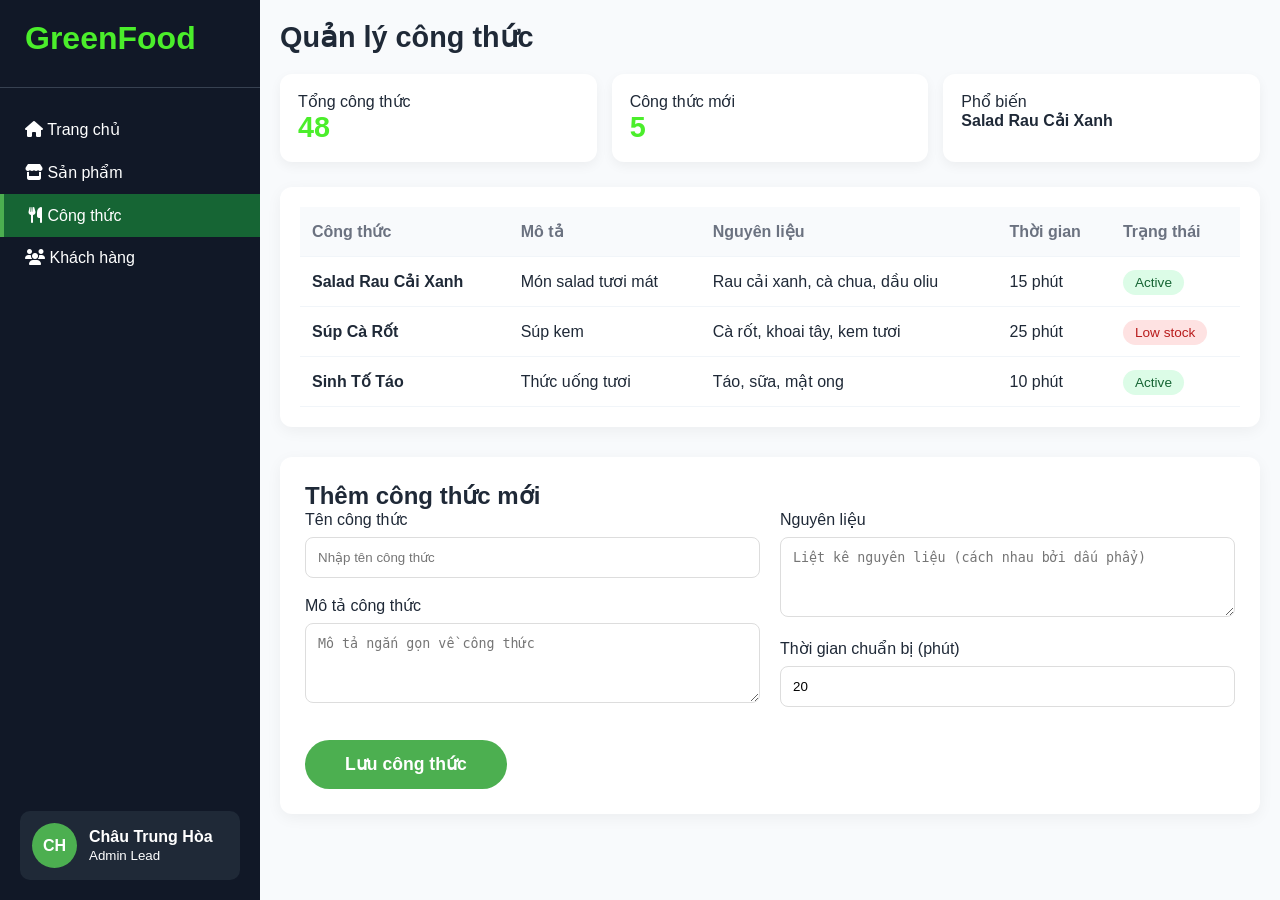
<file: recipe.html>
<!doctype html>
<html lang="vi">
  <head>
    <meta charset="UTF-8" />
    <meta name="viewport" content="width=device-width, initial-scale=1.0" />
    <link rel="stylesheet" href="./css/recipe_style.css" />
    <title>Quản lý công thức - GreenFood</title>
    <link
      rel="stylesheet"
      href="https://cdnjs.cloudflare.com/ajax/libs/font-awesome/6.6.0/css/all.min.css"
    />
  </head>
  <body>
    <div class="sidebar">
      <div class="logo">GreenFood</div>
      <ul class="nav-menu">
        <li><i class="fas fa-home"></i> <a href="">Trang chủ</a></li>
        <li>
          <i class="fas fa-store"></i>
          <a href="quanlyadim-marketplace.html">Sản phẩm</a>
        </li>

        <li class="active">
          <i class="fas fa-utensils"></i> <a href="recipe.html">Công thức</a>
        </li>
        <li><i class="fas fa-users"></i> <a href="">Khách hàng</a></li>
      </ul>

      <div
        style="
          position: absolute;
          bottom: 20px;
          left: 20px;
          background: #1f2937;
          padding: 12px;
          border-radius: 10px;
          display: flex;
          align-items: center;
          gap: 12px;
          width: 220px;
        "
      >
        <div
          style="
            width: 45px;
            height: 45px;
            background: #4caf50;
            color: white;
            border-radius: 50%;
            display: flex;
            align-items: center;
            justify-content: center;
            font-weight: bold;
          "
        >
          CH
        </div>
        <div>
          <strong>Châu Trung Hòa</strong><br />
          <small>Admin Lead</small>
        </div>
      </div>
    </div>
    <div class="main">
      <h1>Quản lý công thức</h1>
      <div class="stats">
        <div class="stat-card">
          <div>Tổng công thức</div>
          <div class="stat-value">48</div>
        </div>
        <div class="stat-card">
          <div>Công thức mới</div>
          <div class="stat-value">5</div>
        </div>
        <div class="stat-card">
          <div>Phổ biến</div>
          <div style="font-weight: 600">Salad Rau Cải Xanh</div>
        </div>
      </div>
      <div class="table-container">
        <table>
          <thead>
            <tr>
              <th>Công thức</th>
              <th>Mô tả</th>
              <th>Nguyên liệu</th>
              <th>Thời gian</th>
              <th>Trạng thái</th>
            </tr>
          </thead>
          <tbody>
            <tr>
              <td><strong>Salad Rau Cải Xanh</strong></td>
              <td>Món salad tươi mát</td>
              <td>Rau cải xanh, cà chua, dầu oliu</td>
              <td>15 phút</td>
              <td><span class="status active">Active</span></td>
            </tr>
            <tr>
              <td><strong>Súp Cà Rốt</strong></td>
              <td>Súp kem</td>
              <td>Cà rốt, khoai tây, kem tươi</td>
              <td>25 phút</td>
              <td><span class="status low-stock">Low stock</span></td>
            </tr>
            <tr>
              <td><strong>Sinh Tố Táo</strong></td>
              <td>Thức uống tươi</td>
              <td>Táo, sữa, mật ong</td>
              <td>10 phút</td>
              <td><span class="status active">Active</span></td>
            </tr>
          </tbody>
        </table>
      </div>
      <div class="add-form">
        <h2>Thêm công thức mới</h2>

        <div class="form-grid">
          <div>
            <div class="form-group">
              <label>Tên công thức</label>
              <input type="text" placeholder="Nhập tên công thức" />
            </div>
            <div class="form-group">
              <label>Mô tả công thức</label>
              <textarea placeholder="Mô tả ngắn gọn về công thức"></textarea>
            </div>
          </div>

          <div>
            <div class="form-group">
              <label>Nguyên liệu</label>
              <textarea
                placeholder="Liệt kê nguyên liệu (cách nhau bởi dấu phẩy)"
              ></textarea>
            </div>
            <div class="form-group">
              <label>Thời gian chuẩn bị (phút)</label>
              <input type="number" value="20" />
            </div>
          </div>
        </div>

        <button class="btn-save">Lưu công thức</button>
      </div>
    </div>
  </body>
</html>
</file>
<file: css/index_style.css>
body {
  width: 100%;
  margin: 0;
}

#header {
  display: flex;
  justify-content: space-between;
  align-items: center;
  padding-left: 5%;
  padding-right: 5%;
}

.right,
.middle,
.left {
  display: flex;
  gap: 10px;
}

.middle {
  display: flex;
  gap: 20px;
}

#header h2 {
  display: flex;
  justify-content: center;
}

#header a {
  text-decoration: none;
  color: black;
  font-family: "Segoe UI", Tahoma, Geneva, Verdana, sans-serif;
  font-weight: bold;
}

#header .left img {
  width: 28px;
  height: 27px;
}

#header .right img {
  width: 30px;
  height: 28px;
}

#header .search {
  background-color: rgba(75, 238, 43, 0.05);
  border-color: rgba(75, 238, 43, 1);
  border-radius: 20px;
  outline: 1px solid rgba(75, 238, 43, 1);
  height: 40px;
  display: flex;
  align-items: center;
}

#header .search img {
  height: 13px;
  width: 13px;
  padding-left: 10px;
}

.search input {
  all: unset;
  padding-left: 5px;
}

#header .account {
  background-color: rgba(75, 238, 43, 1);
  border-radius: 20px;
  height: 40px;
  width: 120px;
  border: 0;
  font-weight: bold;
  display: flex;
  align-items: center;
  justify-content: center;
}

#header .account:hover,
#header .cart:hover {
  cursor: pointer;
  background-color: rgb(50, 192, 21);
}

#header .account img {
  height: 14px;
  width: 14px;
  padding-right: 3px;
}

#header .cart {
  background-color: rgb(163, 219, 152);
  border: 0;
  height: 42px;
  width: 42px;
  display: flex;
  align-items: center;
  justify-content: center;
  border-radius: 40px;
}

#header .sales {
  color: rgba(75, 238, 43, 1);
}

#header .middle a:hover {
  color: rgb(50, 192, 21);
}

#header .cart img {
  height: 20px;
  width: 20px;
}

#content {
  position: relative;
  margin: auto;
  width: 1120px;
}

#content img {
  padding-top: 20px;
  height: 520px;
  width: 1120px;
  border-radius: 14px;
}

.btn-content {
  position: absolute;
  bottom: 120px;
  left: 40px;
  gap: 5px;
}

.btn-1 {
  background-color: rgba(75, 238, 43, 1);
  font-size: 18px;
  border-radius: 10px;
  border: 0;
  padding: 10px 20px 10px 20px;
}

.btn-2 {
  background-color: rgba(150, 142, 142, 0.466);
  color: white;
  font-size: 18px;
  border-radius: 10px;
  border: 0;
  padding: 10px 20px 10px 20px;
}

.btn-1:hover {
  background-color: rgb(50, 192, 21);
  cursor: pointer;
}

.btn-2:hover {
  background-color: rgb(24, 3, 3);
  opacity: 90%;
  cursor: pointer;
}

.content-text {
  position: absolute;
  top: 30px;
  left: 40px;
  font-size: 65px;
  color: white;
}

.content-text p {
  position: absolute;
  font-size: 18px;
  font-family: "Segoe UI", Tahoma, Geneva, Verdana, sans-serif;
  bottom: 10px;
}
</file>
<file: css/san-pham.css>
:root{--green:#31f216;--green-dark:#20c80b;--navy:#0f1728;--text:#121827;--muted:#6c7890;--soft:#f5faf6;--line:#e5efe4;--card:#fff;--shadow:0 18px 45px rgba(22,43,28,.09);--radius:22px}*{box-sizing:border-box}html{scroll-behavior:smooth}body{margin:0;background:#f2f7f2;color:var(--text);font-family:"Plus Jakarta Sans",sans-serif}a{text-decoration:none;color:inherit}button,input{font:inherit}button{cursor:pointer;border:0}.page-shell{min-height:100vh;background:linear-gradient(180deg,#fff,#f6faf7)}.container{width:min(1240px,calc(100% - 44px));margin:auto}.site-header{position:sticky;top:0;z-index:20;background:#fff;border-bottom:1px solid var(--line)}.navbar{height:84px;display:flex;align-items:center;gap:26px}.brand{display:flex;align-items:center;gap:10px;font-weight:900;font-size:22px}.brand-mark{width:26px;height:26px;border-radius:50%;display:grid;place-items:center;background:var(--green);color:#073b05;font-size:15px}.nav-links{display:flex;align-items:center;gap:28px;font-size:14px;font-weight:900}.nav-links a{white-space:nowrap}.nav-links a:hover,.nav-links .active,.sale-link{color:var(--green-dark)}.nav-actions{margin-left:auto;display:flex;align-items:center;gap:14px}.search-box{width:250px;height:48px;border:1px solid #d9ead8;border-radius:999px;background:#f8fff6;display:flex;align-items:center;gap:8px;padding:0 16px;color:#425168}.search-box input{width:100%;border:0;outline:0;background:transparent;font-size:12px;font-weight:700}.account-btn{height:44px;border-radius:999px;background:var(--green);color:#092407;padding:0 22px;font-weight:900}.account-btn.big{height:54px}.cart-btn{width:46px;height:46px;border-radius:50%;background:#effced;position:relative}.cart-btn span{position:absolute;right:4px;top:1px;background:#111827;color:#fff;border-radius:99px;font-size:10px;line-height:16px;min-width:16px}.hero{padding:28px 0}.hero-card{display:grid;grid-template-columns:1.15fr .95fr;gap:42px;align-items:center;padding:52px 34px;border-radius:34px;background:linear-gradient(135deg,#f4fff1,#ecfdec);box-shadow:0 18px 60px rgba(61,235,38,.12)}.eyebrow{display:inline-flex;align-items:center;border-radius:999px;background:var(--green);padding:9px 28px;font-size:12px;letter-spacing:.08em;text-transform:uppercase;font-weight:950;color:#0d3509}h1,h2,h3,p{margin:0}h1{max-width:590px;margin-top:28px;font-size:clamp(42px,5vw,68px);line-height:.94;letter-spacing:-3px;font-weight:950}.lead{margin-top:22px;color:#708096;line-height:1.8;font-weight:650}.hero-visual{min-height:330px;border-radius:30px;background-size:cover;background-position:center;position:relative}.floating-card{position:absolute;left:24px;bottom:22px;background:#fff;border-radius:18px;padding:18px 22px;box-shadow:var(--shadow)}.floating-card strong{display:block;color:var(--green-dark);font-size:28px}.floating-card span{font-weight:900;color:#6b7890}.shop-layout{display:grid;grid-template-columns:260px 1fr;gap:22px;padding:6px 0 54px}.panel{position:sticky;top:104px;align-self:start;background:#fff;border-radius:24px;padding:24px;box-shadow:var(--shadow)}.panel h2{font-size:25px;margin-bottom:20px}.category-list{display:grid;gap:12px}.category-btn{height:54px;border-radius:999px;background:#f4fff2;color:#425168;padding:0 18px;display:flex;align-items:center;justify-content:space-between;font-weight:900;border:1px solid #ddf1dc}.category-btn.active{background:var(--green);color:#071d07}.category-btn b{background:#fff;border-radius:50%;min-width:28px;height:28px;display:grid;place-items:center;font-size:12px}.filter-title{border-top:1px solid var(--line);padding-top:22px;margin-top:22px;font-weight:950}.filter-list{display:grid;gap:12px;margin-top:12px;color:#68758b;font-weight:800;font-size:14px}.filter-list input{accent-color:var(--green)}.shop-content{min-width:0}.quick-tabs{height:64px;background:#fff;border-radius:22px;display:flex;align-items:center;gap:12px;padding:0 22px;margin-bottom:24px;box-shadow:var(--shadow)}.quick-tabs button{height:40px;border-radius:999px;padding:0 22px;background:#f7fff5;border:1px solid #d7efd5;font-weight:900}.quick-tabs button.active{background:var(--green)}.quick-tabs span{margin-left:auto;color:#68758b;font-size:13px}.product-section{position:relative;margin-bottom:40px}.section-heading{display:flex;align-items:center;justify-content:space-between;margin-bottom:18px}.section-heading h2{font-size:32px;letter-spacing:-1px}.section-heading span{font-size:13px;color:#75839a;font-weight:900}.product-grid{display:grid;grid-template-columns:repeat(3,1fr);gap:24px}.product-card{background:#fff;border-radius:22px;overflow:hidden;box-shadow:var(--shadow);transition:.2s ease}.product-card:hover{transform:translateY(-5px)}.product-image{height:210px;display:block;background-size:cover;background-position:center;position:relative}.wish-btn{position:absolute;right:14px;top:14px;width:42px;height:42px;border-radius:50%;background:#fff;color:#8fa0b7;font-size:22px;box-shadow:0 10px 26px rgba(17,24,39,.12)}.discount{position:absolute;left:14px;top:14px;border-radius:999px;background:#ff675c;color:#fff;padding:7px 12px;font-weight:950;font-size:12px}.product-body{padding:18px 20px 20px}.product-tag{color:var(--green-dark);text-transform:uppercase;font-size:12px;font-weight:950}.product-card h3{min-height:50px;margin-top:10px;font-size:20px;line-height:1.25}.product-meta{border-top:1px solid #ecf1ec;margin-top:14px;padding-top:14px;display:flex;justify-content:space-between;color:#718097;font-size:13px;font-weight:900}.price-row{display:flex;align-items:center;justify-content:space-between;margin-top:16px}.price{color:var(--green-dark);font-size:24px;font-weight:950}.add-btn{border-radius:999px;background:#eaffea;padding:10px 19px;font-weight:950;color:#102213}.slide-btn{position:absolute;top:52%;z-index:3;width:48px;height:48px;border-radius:50%;background:#caffc7;color:var(--green-dark);font-size:34px;box-shadow:0 12px 28px rgba(49,242,22,.25)}.slide-prev{left:-24px}.slide-next{right:-24px}.promo-strip{margin:18px 0 40px;border-radius:28px;background:linear-gradient(110deg,#111b2c,#103b20 65%,#29de18);padding:28px 34px;display:flex;align-items:center;justify-content:space-between;color:#fff}.promo-strip h2{font-size:32px}.promo-strip p{margin-top:8px;color:#d4dddf}.promo-btn{background:#fff;color:var(--green-dark);border-radius:999px;padding:17px 34px;font-weight:950}.site-footer{background:#101827;color:#fff;padding:70px 0 40px}.footer-grid{display:grid;grid-template-columns:1.3fr .8fr .9fr 1.2fr;gap:70px}.footer-brand{font-family:"Playfair Display",serif}.site-footer p,.site-footer a{display:block;color:#96a1b5;line-height:1.8;margin-top:12px}.site-footer h3{font-size:18px;margin-bottom:18px}.socials{display:flex;gap:12px;margin-top:26px}.socials span{width:34px;height:34px;border-radius:50%;display:grid;place-items:center;background:#202a3c}.newsletter input{height:44px;width:100%;border-radius:999px;border:1px solid #2b3549;background:#1d2739;color:#fff;padding:0 18px}.newsletter button{width:100%;height:46px;margin-top:12px;border-radius:999px;background:var(--green);font-weight:950}.copyright{border-top:1px solid #253044;margin-top:54px;padding-top:28px;text-align:center;color:#68758b;font-size:13px}.breadcrumb{padding:28px 0 14px;color:#748094;font-weight:800}.detail-hero{display:grid;grid-template-columns:1fr .9fr;gap:34px;background:#fff;border-radius:30px;padding:30px;box-shadow:var(--shadow)}.gallery{display:grid;grid-template-columns:86px 1fr;gap:16px}.thumbs{display:grid;gap:14px}.thumb{min-height:82px;border-radius:18px;background-size:cover;background-position:center;outline:3px solid transparent}.thumb.active{outline-color:var(--green)}.main-img{min-height:520px;border-radius:26px;background-size:cover;background-position:center}.product-info h1{font-size:clamp(38px,4.8vw,62px)}.status{display:inline-flex;margin-left:10px;border-radius:999px;background:#efffec;color:var(--green-dark);padding:9px 14px;font-weight:900}.detail-price{display:flex;align-items:end;gap:14px;margin-top:22px}.detail-price .price{font-size:42px}.old-price{text-decoration:line-through;color:#9aa5b5;font-weight:900;padding-bottom:5px}.metrics{display:grid;grid-template-columns:repeat(3,1fr);gap:12px;margin-top:24px}.metric{background:#f6fff4;border:1px solid #dff1dc;border-radius:18px;padding:16px}.metric small{display:block;color:#778399;margin-bottom:5px}.actions{display:flex;gap:14px;margin-top:24px}.secondary-btn{height:54px;border-radius:999px;background:#fff;border:1px solid var(--line);padding:0 28px;font-weight:950}.content-sections{display:grid;grid-template-columns:1fr 340px;gap:24px;padding:28px 0 60px}.info-card,.checkout-card{background:#fff;border-radius:24px;padding:26px;box-shadow:var(--shadow)}.checkout-card{position:sticky;top:104px;align-self:start}.facts{display:grid;grid-template-columns:repeat(2,1fr);gap:12px;margin-top:18px}.fact{background:#f1ffef;border-radius:16px;padding:14px;font-weight:850}.related-title{margin-top:28px}.checkout-btn{width:100%;margin-top:18px}@media(max-width:1020px){.navbar{height:auto;padding:18px 0;flex-wrap:wrap}.nav-links{order:3;width:100%;overflow:auto}.search-box{width:auto;flex:1}.hero-card,.shop-layout,.detail-hero,.content-sections{grid-template-columns:1fr}.panel,.checkout-card{position:static}.product-grid{grid-template-columns:repeat(2,1fr)}.footer-grid{grid-template-columns:repeat(2,1fr)}}@media(max-width:650px){.container{width:min(100% - 24px,1240px)}.nav-actions{width:100%;flex-wrap:wrap}.search-box{width:100%}.hero-card{padding:28px 20px}.hero-visual,.main-img{min-height:300px}.quick-tabs{height:auto;flex-wrap:wrap;padding:14px}.quick-tabs span{width:100%;margin-left:0}.product-grid,.metrics,.facts,.footer-grid{grid-template-columns:1fr}.slide-btn{display:none}.promo-strip{align-items:flex-start;flex-direction:column;gap:20px}.gallery{grid-template-columns:1fr}.thumbs{display:flex;order:2}.thumb{flex:1}.site-footer{padding:44px 0 28px}}
</file>
<file: css/quanlynguoidung3_style.css>
:root {
  --green: #4caf50;
  --dark: #111827;
}

* {
  margin: 0;
  padding: 0;
  box-sizing: border-box;
}

body {
  font-family: "Segoe UI", Tahoma, Geneva, Verdana, sans-serif;
  background: #f8fafc;
  color: #1f2937;
  line-height: 1.7;
}

#sauten {
  margin-bottom: 30px;
}

header {
  background: var(--dark);
  color: white;
  padding: 1.2rem 5%;
  display: flex;
  align-items: center;
  gap: 15px;
}

.logo {
  font-size: 2rem;
  font-weight: bold;
  color: rgba(75, 238, 43, 1);
}

.container {
  max-width: 1000px;
  margin: 40px auto;
  padding: 0 5%;
}

h1 {
  text-align: center;
  font-size: 2.4rem;
  margin-bottom: 50px;
  color: var(--dark);
}

.section {
  margin-bottom: 45px;
}

.section h2 {
  font-size: 1.35rem;
  margin-bottom: 18px;
  color: var(--dark);
  border-left: 5px solid var(--green);
  padding-left: 15px;
}

ul {
  padding-left: 25px;
}

li {
  margin-bottom: 12px;
  font-size: 1.05rem;
}

.footer {
  text-align: center;
  padding: 40px 20px;
  color: #64748b;
  font-size: 0.95rem;
  border-top: 1px solid #e2e8f0;
  margin-top: 60px;
}

@media (max-width: 768px) {
  h1 {
    font-size: 2rem;
  }
  .section h2 {
    font-size: 1.2rem;
  }
}
</file>
<file: css/lichsu.css>
*, *::before, *::after { box-sizing: border-box; margin: 0; padding: 0; }

    :root {
      --green:       #2c8a1e;
      --green-mid:   #3aab2e;
      --green-light: #4cbb3f;
      --green-text:  #1e6b14;
      --green-pale:  #e8f5e2;
      --blue:        #2563eb;
      --blue-pale:   #dbeafe;
      --red:         #dc2626;
      --red-pale:    #fee2e2;
      --orange:      #d97706;
      --orange-pale: #fef3c7;
      --dark-footer: #0f1c12;
      --text:        #111827;
      --text-mid:    #374151;
      --text-sub:    #6b7280;
      --bg:          #f9fafb;
      --white:       #ffffff;
      --border:      #e5e7eb;
      --radius:      14px;
      --radius-sm:   8px;
    }

    body {
      font-family: 'Be Vietnam Pro', sans-serif;
      background: var(--bg);
      color: var(--text);
      font-size: 14px;
      min-height: 100vh;
      display: flex;
      flex-direction: column;
    }

    a { text-decoration: none; color: inherit; }
    button { font-family: inherit; cursor: pointer; border: none; outline: none; }
    input  { font-family: inherit; outline: none; }

    /* ════════════════════════════
       NAVBAR
    ════════════════════════════ */
    .navbar {
      background: var(--white);
      border-bottom: 1px solid var(--border);
      position: sticky;
      top: 0;
      z-index: 100;
    }

    .nav-inner {
      max-width: 1060px;
      margin: 0 auto;
      display: flex;
      align-items: center;
      gap: 28px;
      padding: 0 24px;
      height: 60px;
    }

    .logo {
      display: flex;
      align-items: center;
      gap: 8px;
      font-size: 17px;
      font-weight: 800;
      color: var(--text);
      white-space: nowrap;
      flex-shrink: 0;
    }

    .logo-icon {
      width: 30px;
      height: 30px;
      background: var(--green);
      border-radius: 50%;
      display: flex;
      align-items: center;
      justify-content: center;
    }

    .nav-links {
      display: flex;
      align-items: center;
      gap: 22px;
      list-style: none;
      flex: 1;
    }

    .nav-links a {
      font-size: 13.5px;
      font-weight: 500;
      color: var(--text-mid);
      transition: color .15s;
    }

    .nav-links a:hover { color: var(--green); }
    .nav-links .active { color: var(--green); font-weight: 700; }
    .nav-links .underline-link { text-underline-offset: 3px; }

    .nav-right {
      display: flex;
      align-items: center;
      gap: 10px;
      margin-left: auto;
    }

    .search-box {
      display: flex;
      align-items: center;
      gap: 6px;
      background: #f3f4f3;
      border: 1px solid var(--border);
      border-radius: 20px;
      padding: 7px 14px;
      width: 190px;
    }

    .search-box input {
      border: none;
      background: transparent;
      font-size: 12.5px;
      color: var(--text);
      width: 100%;
    }

    .search-box input::placeholder { color: #bbb; }

    .btn-account {
      display: flex;
      align-items: center;
      gap: 6px;
      background: var(--green);
      color: #fff;
      font-size: 13px;
      font-weight: 600;
      padding: 7px 16px;
      border-radius: 20px;
      white-space: nowrap;
    }

    .cart-btn {
      position: relative;
      background: none;
      padding: 4px;
    }

    .cart-badge {
      position: absolute;
      top: -3px;
      right: -5px;
      background: var(--green);
      color: #fff;
      font-size: 9px;
      font-weight: 700;
      width: 16px;
      height: 16px;
      border-radius: 50%;
      display: flex;
      align-items: center;
      justify-content: center;
    }

    /* ════════════════════════════
       MAIN CONTENT
    ════════════════════════════ */
    .main {
      flex: 1;
      background: var(--white);
    }

    .page-body {
      max-width: 1060px;
      margin: 0 auto;
      padding: 40px 24px 56px;
    }

    /* Page heading */
    .page-heading { margin-bottom: 28px; }

    .page-title {
      font-size: 36px;
      font-weight: 900;
      color: var(--green);
      line-height: 1.15;
      margin-bottom: 8px;
    }

    .page-sub {
      font-size: 13.5px;
      color: var(--text-sub);
    }

    /* ── Filter tabs ── */
    .tabs-wrap {
      display: flex;
      align-items: center;
      gap: 4px;
      border-bottom: 1.5px solid var(--border);
      margin-bottom: 28px;
      padding-bottom: 0;
    }

    .tab-btn {
      padding: 9px 18px;
      border-radius: 20px;
      font-size: 13.5px;
      font-weight: 600;
      background: none;
      color: var(--text-mid);
      border: none;
      margin-bottom: -1.5px;
      transition: background .15s, color .15s;
      white-space: nowrap;
    }

    .tab-btn:hover { color: var(--green); }

    .tab-btn.active {
      background: var(--green);
      color: #fff;
    }

    /* ── Order cards ── */
    .orders-list {
      display: flex;
      flex-direction: column;
      gap: 16px;
      margin-bottom: 36px;
    }

    .order-card {
      border: 1.5px solid var(--border);
      border-radius: var(--radius);
      padding: 18px 22px;
      display: flex;
      align-items: center;
      gap: 20px;
      background: var(--white);
      transition: box-shadow .18s, border-color .18s;
    }

    .order-card:hover {
      box-shadow: 0 4px 20px rgba(0,0,0,.07);
      border-color: #d1d5db;
    }

    /* Product image(s) */
    .order-imgs {
      position: relative;
      flex-shrink: 0;
      width: 80px;
      height: 80px;
    }

    .order-img-main {
      width: 80px;
      height: 80px;
      border-radius: 10px;
      object-fit: cover;
      background: #f0f0f0;
      display: block;
    }

    /* Second image stacked (for multi-item orders) */
    .order-img-stack {
      position: absolute;
      right: -12px;
      top: 6px;
      width: 68px;
      height: 68px;
      border-radius: 10px;
      object-fit: cover;
      background: #e5e7eb;
      border: 2px solid #fff;
      display: block;
    }

    /* +N badge */
    .order-img-more {
      position: absolute;
      right: -12px;
      top: 6px;
      width: 68px;
      height: 68px;
      border-radius: 10px;
      background: rgba(0,0,0,.45);
      border: 2px solid #fff;
      display: flex;
      align-items: center;
      justify-content: center;
      color: #fff;
      font-size: 14px;
      font-weight: 700;
    }

    /* Order info */
    .order-info { flex: 1; min-width: 0; }

    .order-meta {
      display: flex;
      align-items: center;
      gap: 8px;
      margin-bottom: 4px;
    }

    .order-id {
      font-size: 14px;
      font-weight: 800;
      color: var(--green);
    }

    .order-dot { color: var(--text-sub); font-size: 11px; }

    .order-date {
      font-size: 12.5px;
      color: var(--text-sub);
    }

    .order-name {
      font-size: 13.5px;
      color: var(--text-mid);
      margin-bottom: 8px;
      line-height: 1.4;
      white-space: nowrap;
      overflow: hidden;
      text-overflow: ellipsis;
      max-width: 480px;
    }

    .order-status-row {
      display: flex;
      align-items: center;
      gap: 12px;
    }

    .status-badge {
      display: inline-flex;
      align-items: center;
      gap: 5px;
      font-size: 12px;
      font-weight: 700;
      padding: 3px 10px;
      border-radius: 20px;
    }

    .status-badge .dot {
      width: 6px;
      height: 6px;
      border-radius: 50%;
    }

    .status-dagiao   { background: var(--green-pale);  color: var(--green-text); }
    .status-dagiao .dot { background: var(--green); }

    .status-danggiao { background: var(--blue-pale);   color: var(--blue); }
    .status-danggiao .dot { background: var(--blue); }

    .status-dahuy    { background: var(--red-pale);    color: var(--red); }
    .status-dahuy .dot { background: var(--red); }

    .status-cho      { background: var(--orange-pale); color: var(--orange); }
    .status-cho .dot { background: var(--orange); }

    .order-price {
      font-size: 14px;
      font-weight: 700;
      color: var(--text);
    }

    /* Actions */
    .order-actions {
      display: flex;
      align-items: center;
      gap: 10px;
      flex-shrink: 0;
    }

    .btn-track {
      background: none;
      color: var(--green);
      font-size: 13px;
      font-weight: 700;
      padding: 0;
      transition: opacity .15s;
    }

    .btn-track:hover { opacity: .7; }

    .btn-detail {
      background: var(--green);
      color: #fff;
      font-size: 13px;
      font-weight: 700;
      padding: 9px 18px;
      border-radius: 20px;
      transition: background .15s;
      white-space: nowrap;
    }

    .btn-detail:hover { background: var(--green-text); }

    .btn-detail-outline {
      background: none;
      color: var(--text-mid);
      font-size: 13px;
      font-weight: 600;
      padding: 0;
      transition: color .15s;
    }

    .btn-detail-outline:hover { color: var(--green); }

    .btn-rebuy {
      display: flex;
      align-items: center;
      gap: 6px;
      background: var(--green);
      color: #fff;
      font-size: 13px;
      font-weight: 700;
      padding: 9px 18px;
      border-radius: 20px;
      transition: background .15s, transform .1s;
      white-space: nowrap;
    }

    .btn-rebuy:hover  { background: var(--green-text); }
    .btn-rebuy:active { transform: scale(.97); }

    /* ── Pagination ── */
    .pagination {
      display: flex;
      align-items: center;
      justify-content: center;
      gap: 6px;
    }

    .page-btn {
      width: 36px;
      height: 36px;
      border-radius: 50%;
      font-size: 13.5px;
      font-weight: 600;
      background: none;
      color: var(--text-mid);
      border: 1.5px solid transparent;
      display: flex;
      align-items: center;
      justify-content: center;
      transition: all .15s;
    }

    .page-btn:hover { border-color: var(--border); color: var(--green); }

    .page-btn.active {
      background: var(--green);
      color: #fff;
      border-color: var(--green);
    }

    .page-arrow {
      width: 36px;
      height: 36px;
      border-radius: 50%;
      font-size: 15px;
      background: none;
      color: var(--text-sub);
      border: 1.5px solid var(--border);
      display: flex;
      align-items: center;
      justify-content: center;
      transition: all .15s;
    }

    .page-arrow:hover { border-color: var(--green); color: var(--green); }

    /* ════════════════════════════
       FOOTER
    ════════════════════════════ */
    footer {
      background: var(--dark-footer);
      padding: 44px 24px 0;
    }

    .footer-inner {
      max-width: 1060px;
      margin: 0 auto;
      display: grid;
      grid-template-columns: 1.5fr 1fr 1fr 1.4fr;
      gap: 36px;
      padding-bottom: 36px;
      border-bottom: 1px solid rgba(255,255,255,.07);
    }

    .footer-logo { display: flex; align-items: center; gap: 9px; margin-bottom: 12px; }
    .footer-logo-icon {
      width: 28px;
      height: 28px;
      background: var(--green);
      border-radius: 50%;
      display: flex;
      align-items: center;
      justify-content: center;
      flex-shrink: 0;
    }
    .footer-logo-text {
      font-size: 17px;
      font-weight: 800;
      color: #fff;
      letter-spacing: .2px;
    }

    .footer-brand p {
      font-size: 12.5px;
      color: rgba(255,255,255,.42);
      line-height: 1.65;
      margin-bottom: 18px;
    }

    .footer-socials { display: flex; gap: 10px; }

    .social-btn {
      width: 34px;
      height: 34px;
      border-radius: 8px;
      border: 1px solid rgba(255,255,255,.12);
      background: rgba(255,255,255,.05);
      display: flex;
      align-items: center;
      justify-content: center;
      color: rgba(255,255,255,.5);
      cursor: pointer;
      transition: background .15s, color .15s, border-color .15s;
    }

    .social-btn:hover { background: var(--green); color: #fff; border-color: var(--green); }

    .footer-col h4 {
      font-size: 13.5px;
      font-weight: 700;
      color: #fff;
      margin-bottom: 16px;
    }

    .footer-col ul { list-style: none; display: flex; flex-direction: column; gap: 10px; }

    .footer-col ul li a {
      font-size: 12.5px;
      color: rgba(255,255,255,.42);
      transition: color .15s;
    }

    .footer-col ul li a:hover { color: var(--green-mid); }

    .newsletter-desc {
      font-size: 12.5px;
      color: rgba(255,255,255,.42);
      margin-bottom: 14px;
      line-height: 1.55;
    }

    .newsletter-input {
      width: 100%;
      background: rgba(255,255,255,.08);
      border: 1px solid rgba(255,255,255,.12);
      border-radius: var(--radius-sm);
      padding: 10px 14px;
      font-size: 12.5px;
      color: #fff;
      margin-bottom: 10px;
      transition: border-color .15s;
    }

    .newsletter-input::placeholder { color: rgba(255,255,255,.28); }
    .newsletter-input:focus { border-color: var(--green); }

    .btn-subscribe {
      width: 100%;
      background: var(--green-mid);
      color: #fff;
      font-size: 13.5px;
      font-weight: 700;
      padding: 11px;
      border-radius: var(--radius-sm);
      transition: background .15s;
    }

    .btn-subscribe:hover { background: var(--green-text); }

    .footer-bottom {
      max-width: 1060px;
      margin: 0 auto;
      padding: 16px 0;
      text-align: center;
    }

    .footer-bottom p {
      font-size: 11.5px;
      color: rgba(255,255,255,.22);
    }

    /* ════════════════════════════
       EMPTY STATE
    ════════════════════════════ */
    .empty-state {
      text-align: center;
      padding: 60px 20px;
      color: var(--text-sub);
    }

    .empty-state svg { margin: 0 auto 14px; display: block; }
    .empty-state p   { font-size: 14px; font-weight: 600; }

    /* ════════════════════════════
       TOAST
    ════════════════════════════ */
    .toast {
      position: fixed;
      bottom: 28px;
      right: 28px;
      background: #111827;
      color: #fff;
      font-size: 13px;
      font-weight: 500;
      padding: 12px 20px;
      border-radius: 8px;
      box-shadow: 0 4px 24px rgba(0,0,0,.25);
      z-index: 999;
      transform: translateY(16px);
      opacity: 0;
      pointer-events: none;
      transition: all .25s;
    }

    .toast.show { transform: translateY(0); opacity: 1; }

    /* ════════════════════════════
       DETAIL MODAL
    ════════════════════════════ */
    .modal-overlay {
      position: fixed;
      inset: 0;
      background: rgba(0,0,0,.45);
      z-index: 200;
      display: flex;
      align-items: center;
      justify-content: center;
      opacity: 0;
      pointer-events: none;
      transition: opacity .2s;
    }

    .modal-overlay.open { opacity: 1; pointer-events: all; }

    .modal {
      background: #fff;
      border-radius: var(--radius);
      padding: 28px 30px;
      width: 480px;
      max-width: 95vw;
      transform: translateY(16px);
      transition: transform .22s;
      box-shadow: 0 20px 60px rgba(0,0,0,.15);
    }

    .modal-overlay.open .modal { transform: translateY(0); }

    .modal-header {
      display: flex;
      align-items: center;
      justify-content: space-between;
      margin-bottom: 20px;
    }

    .modal-title { font-size: 17px; font-weight: 800; }

    .modal-close {
      background: none;
      color: var(--text-sub);
      font-size: 22px;
      line-height: 1;
      padding: 2px 6px;
      transition: color .15s;
    }

    .modal-close:hover { color: var(--text); }

    .modal-row {
      display: flex;
      justify-content: space-between;
      padding: 10px 0;
      border-bottom: 1px solid #f3f4f6;
      font-size: 13.5px;
    }

    .modal-row:last-child { border-bottom: none; }
    .modal-row .label    { color: var(--text-sub); }
    .modal-row .value    { font-weight: 600; color: var(--text); }

    .modal-footer {
      display: flex;
      justify-content: flex-end;
      gap: 10px;
      margin-top: 20px;
    }

    .btn-modal-close {
      background: #f3f4f6;
      color: var(--text-mid);
      font-size: 13px;
      font-weight: 600;
      padding: 10px 20px;
      border-radius: 20px;
      transition: background .15s;
    }

    .btn-modal-close:hover { background: #e5e7eb; }

    .btn-modal-rebuy {
      display: flex;
      align-items: center;
      gap: 6px;
      background: var(--green);
      color: #fff;
      font-size: 13px;
      font-weight: 700;
      padding: 10px 20px;
      border-radius: 20px;
      transition: background .15s;
    }

    .btn-modal-rebuy:hover { background: var(--green-text); }
</file>
<file: css/login_style.css>
body {
  width: 100%;
  margin: 0;
}

.banner {
  display: flex;
  align-items: center;
  justify-content: space-between;
  padding: 0 18% 0 10%;
}

.banner .right {
  display: flex;
  align-items: center;
  gap: 36px;
  font-size: 18px;
}

.banner .right a {
  text-decoration: none;
  color: black;
}

.banner .right a:not(.sign-up):hover {
  color: rgb(50, 192, 21);
}

.banner .right .sign-up {
  background-color: rgba(75, 238, 43, 1);
  border-radius: 20px;
  padding: 10px 20px 10px 20px;
  font-weight: bold;
}

.banner .right .sign-up:hover {
  background-color: rgb(156, 233, 136);
}

.banner .left img {
  width: 28px;
  height: 27px;
}

.log-wrapper {
  display: flex;
  align-items: center;
  justify-content: center;
  padding: 90px 0 90px 0;
  background-color: aliceblue;
}

.log {
  display: flex;
  background-color: white;
  flex-direction: column;
  align-items: center;
  border-radius: 10px;
  height: 700px;
  width: 480px;
}

.log-head {
  text-align: center;
  font-size: 30px;
  font-weight: bold;
  margin-bottom: 30px;
}

.log-head p {
  color: rgba(100, 116, 139, 1);
  font-size: 18px;
}

.log-body {
  display: flex;
  flex-direction: column;
}

.log-body label {
  height: 20px;
  font-family: Arial, Helvetica, sans-serif;
  margin-bottom: 2px;
}

.log-body input {
  width: 398px;
  height: 56px;
  border-radius: 20px;
  background-color: azure;
  padding-left: 20px;
  border: 0.5px solid rgb(135, 168, 168);
}

.log-body-username,
.log-body-password {
  display: flex;
  flex-direction: column;
}

.log-body-password {
  margin-top: 20px;
}

.log-body input:focus {
  outline: 0.5px solid rgb(146, 144, 144);
}

.btn-log {
  margin-top: 20px;
  width: 422px;
  height: 56px;
  border-radius: 20px;
  background-color: rgba(75, 238, 43, 1);
  border: 0;
  font-size: 20px;
  font-weight: bold;
}

.btn-log:hover {
  background-color: rgb(156, 233, 136);

  border: 0.5px solid rgb(62, 107, 53);
  cursor: pointer;
}

.log .line {
  display: flex;
  align-items: center;
  margin: 32px 0;
  width: 80%;
  gap: 10px;
}

.log .line::after,
.log .line::before {
  content: "";
  flex: 1;
  height: 1px;
  background: black;
}

.log .btn-option {
  display: flex;
  gap: 15px;
}

.log .btn-option img {
  height: 20px;
  width: 20px;
}

.log .btn-option button {
  border: 0;
  border-radius: 20px;
  width: 184px;
  height: 48px;
  background-color: rgba(226, 232, 240, 1);
  display: flex;
  align-items: center;
  justify-content: center;
  gap: 5px;
}

.log .btn-option button:hover {
  background-color: rgb(140, 165, 197);
  border: 0.5px solid rgb(194, 187, 187);
  cursor: pointer;
}

.log .sign-up {
  display: flex;
  align-items: center;
  gap: 5px;
  margin: 25px 0;
}

.log a {
  color: rgb(126, 223, 106);
  text-decoration: none;
}

.log a:hover {
  color: rgb(2, 3, 0);
  text-decoration: underline rgb(224, 199, 199);
}
</file>
<file: css/quanlyadmin-nguoidung.css>
*, *::before, *::after { box-sizing: border-box; margin: 0; padding: 0; }

    :root {
      --green:        #2e8b22;
      --green-dark:   #1e6b14;
      --green-text:   #3aab2e;
      --sidebar-bg:   #171429;
      --sidebar-w:    190px;
      --bg:           #f3f4f6;
      --white:        #ffffff;
      --border:       #e5e7eb;
      --text:         #111827;
      --text-mid:     #374151;
      --text-sub:     #6b7280;
      --radius:       8px;
      --radius-sm:    6px;

      /* status colours */
      --active-bg:    #d1fae5;
      --active-text:  #065f46;
      --pending-bg:   #fef3c7;
      --pending-text: #92400e;
      --inactive-bg:  #fee2e2;
      --inactive-text:#991b1b;
    }

    body {
      font-family: 'Inter', sans-serif;
      background: var(--bg);
      min-height: 100vh;
      display: flex;
    }

    a { text-decoration: none; color: inherit; }
    button { font-family: inherit; cursor: pointer; border: none; outline: none; }
    input, select { font-family: inherit; outline: none; }

    /* ════════════════════════════
       SIDEBAR
    ════════════════════════════ */
    .sidebar {
      width: var(--sidebar-w);
      background: var(--sidebar-bg);
      min-height: 100vh;
      display: flex;
      flex-direction: column;
      position: fixed;
      top: 0; left: 0; bottom: 0;
      z-index: 50;
    }

    .sidebar-logo {
      padding: 22px 20px 18px;
      font-size: 17px;
      font-weight: 700;
      color: var(--green-text);
      letter-spacing: .3px;
    }

    .sidebar-nav {
      flex: 1;
      padding: 4px 12px;
      display: flex;
      flex-direction: column;
      gap: 2px;
    }

    .nav-item {
      display: flex;
      align-items: center;
      gap: 10px;
      padding: 9px 12px;
      border-radius: var(--radius-sm);
      font-size: 13.5px;
      font-weight: 500;
      color: rgba(255,255,255,.55);
      transition: background .15s, color .15s;
      cursor: pointer;
    }

    .nav-item:hover { background: rgba(255,255,255,.07); color: rgba(255,255,255,.85); }

    .nav-item.active {
      background: var(--green);
      color: #fff;
      font-weight: 600;
    }

    .sidebar-user {
      padding: 16px 14px;
      display: flex;
      align-items: center;
      gap: 10px;
      border-top: 1px solid rgba(255,255,255,.07);
    }

    .user-avatar {
      width: 34px;
      height: 34px;
      background: var(--green);
      border-radius: 50%;
      display: flex;
      align-items: center;
      justify-content: center;
      font-size: 12px;
      font-weight: 700;
      color: #fff;
      flex-shrink: 0;
    }

    .user-info { flex: 1; min-width: 0; }

    .user-name {
      font-size: 12.5px;
      font-weight: 600;
      color: #fff;
      white-space: nowrap;
      overflow: hidden;
      text-overflow: ellipsis;
    }

    .user-role {
      font-size: 11px;
      color: rgba(255,255,255,.45);
      margin-top: 1px;
    }

    .settings-btn {
      background: none;
      color: rgba(255,255,255,.4);
      padding: 4px;
      transition: color .15s;
    }

    .settings-btn:hover { color: rgba(255,255,255,.8); }

    /* ════════════════════════════
       MAIN CONTENT
    ════════════════════════════ */
    .main {
      margin-left: var(--sidebar-w);
      flex: 1;
      display: flex;
      flex-direction: column;
      min-height: 100vh;
    }

    .content {
      flex: 1;
      padding: 28px 32px 40px;
    }

    /* Page title */
    .page-title {
      font-size: 22px;
      font-weight: 700;
      color: var(--text);
      margin-bottom: 22px;
    }

    /* ── Stats cards ── */
    .stats-row {
      display: grid;
      grid-template-columns: repeat(4, 1fr);
      gap: 14px;
      margin-bottom: 24px;
    }

    .stat-card {
      background: var(--white);
      border-radius: var(--radius);
      border: 1px solid var(--border);
      padding: 18px 20px;
      text-align: center;
    }

    .stat-value {
      font-size: 26px;
      font-weight: 700;
      color: var(--text);
      margin-bottom: 4px;
    }

    .stat-label {
      font-size: 12.5px;
      color: var(--text-sub);
    }

    /* ── Table card ── */
    .table-card {
      background: var(--white);
      border-radius: var(--radius);
      border: 1px solid var(--border);
      margin-bottom: 20px;
      overflow: hidden;
    }

    .table-toolbar {
      display: flex;
      gap: 12px;
      padding: 16px 20px;
      border-bottom: 1px solid var(--border);
    }

    .search-input-wrap {
      flex: 1;
      position: relative;
    }

    .search-input-wrap svg {
      position: absolute;
      left: 11px;
      top: 50%;
      transform: translateY(-50%);
      color: #aaa;
      pointer-events: none;
    }

    .search-input {
      width: 100%;
      border: 1px solid var(--border);
      border-radius: var(--radius-sm);
      padding: 8px 12px 8px 34px;
      font-size: 13px;
      color: var(--text);
      background: #fff;
      transition: border-color .15s;
    }

    .search-input:focus { border-color: var(--green); }
    .search-input::placeholder { color: #b0b0b0; }

    .status-filter {
      border: 1px solid var(--border);
      border-radius: var(--radius-sm);
      padding: 8px 14px;
      font-size: 13px;
      color: var(--text-mid);
      background: #fff;
      min-width: 130px;
      cursor: pointer;
      transition: border-color .15s;
    }

    .status-filter:focus { border-color: var(--green); }

    /* Table */
    table {
      width: 100%;
      border-collapse: collapse;
    }

    thead th {
      background: #f9fafb;
      padding: 11px 20px;
      text-align: left;
      font-size: 12px;
      font-weight: 600;
      color: var(--text-sub);
      text-transform: uppercase;
      letter-spacing: .5px;
      border-bottom: 1px solid var(--border);
      white-space: nowrap;
    }

    tbody tr {
      border-bottom: 1px solid #f3f4f6;
      transition: background .12s;
    }

    tbody tr:last-child { border-bottom: none; }
    tbody tr:hover { background: #fafafa; }

    tbody td {
      padding: 13px 20px;
      font-size: 13.5px;
      color: var(--text-mid);
      vertical-align: middle;
    }

    .customer-id { color: var(--text-sub); font-size: 12.5px; }
    .customer-name { font-weight: 600; color: var(--text); }

    /* Status badge */
    .badge {
      display: inline-block;
      padding: 3px 10px;
      border-radius: 20px;
      font-size: 11.5px;
      font-weight: 600;
    }

    .badge-active   { background: var(--active-bg);   color: var(--active-text); }
    .badge-pending  { background: var(--pending-bg);  color: var(--pending-text); }
    .badge-inactive { background: var(--inactive-bg); color: var(--inactive-text); }

    /* Action buttons */
    .action-btns { display: flex; gap: 6px; }

    .btn-edit, .btn-view, .btn-delete {
      padding: 4px 11px;
      border-radius: 4px;
      font-size: 11.5px;
      font-weight: 600;
      transition: opacity .15s, filter .15s;
    }

    .btn-edit   { background: #3b82f6; color: #fff; }
    .btn-view   { background: #10b981; color: #fff; }
    .btn-delete { background: #ef4444; color: #fff; }

    .btn-edit:hover, .btn-view:hover, .btn-delete:hover { filter: brightness(.9); }

    /* View All */
    .table-footer {
      padding: 14px 20px;
      border-top: 1px solid var(--border);
    }

    .btn-view-all {
      background: var(--green);
      color: #fff;
      font-size: 13px;
      font-weight: 600;
      padding: 9px 20px;
      border-radius: var(--radius-sm);
      transition: background .15s;
    }

    .btn-view-all:hover { background: var(--green-dark); }

    /* ── Add customer form ── */
    .form-card {
      background: var(--white);
      border-radius: var(--radius);
      border: 1px solid var(--border);
      padding: 22px 24px 24px;
    }

    .form-title {
      font-size: 15px;
      font-weight: 700;
      color: var(--text);
      margin-bottom: 18px;
    }

    .form-group { margin-bottom: 16px; }

    .form-label {
      display: block;
      font-size: 13px;
      font-weight: 600;
      color: var(--text-mid);
      margin-bottom: 6px;
    }

    .form-input {
      width: 100%;
      border: 1px solid var(--border);
      border-radius: var(--radius-sm);
      padding: 9px 12px;
      font-size: 13.5px;
      color: var(--text);
      background: #fff;
      transition: border-color .15s;
    }

    .form-input:focus { border-color: var(--green); box-shadow: 0 0 0 3px rgba(46,139,34,.1); }
    .form-input::placeholder { color: #c0c0c0; }

    .form-select {
      width: 100%;
      border: 1px solid var(--border);
      border-radius: var(--radius-sm);
      padding: 9px 12px;
      font-size: 13.5px;
      color: var(--text);
      background: #f9fafb;
      cursor: pointer;
      appearance: none;
      background-image: url("data:image/svg+xml,%3Csvg xmlns='http://www.w3.org/2000/svg' width='12' height='12' viewBox='0 0 24 24' fill='none' stroke='%236b7280' stroke-width='2.5' stroke-linecap='round' stroke-linejoin='round'%3E%3Cpolyline points='6 9 12 15 18 9'/%3E%3C/svg%3E");
      background-repeat: no-repeat;
      background-position: right 12px center;
      padding-right: 32px;
      transition: border-color .15s;
    }

    .form-select:focus { border-color: var(--green); box-shadow: 0 0 0 3px rgba(46,139,34,.1); }

    .btn-add {
      background: var(--green);
      color: #fff;
      font-size: 13px;
      font-weight: 600;
      padding: 9px 20px;
      border-radius: var(--radius-sm);
      margin-top: 6px;
      transition: background .15s, transform .1s;
    }

    .btn-add:hover  { background: var(--green-dark); }
    .btn-add:active { transform: scale(.97); }

    /* ════════════════════════════
       FOOTER
    ════════════════════════════ */
    .page-footer {
      background: #f0f4f0;
      border-top: 1px solid var(--border);
      padding: 14px 32px;
      display: flex;
      align-items: center;
      justify-content: space-between;
    }

    .footer-brand { font-size: 12px; color: var(--text-sub); line-height: 1.6; }
    .footer-brand strong { font-weight: 600; color: var(--text-mid); }

    .footer-links { display: flex; gap: 20px; }

    .footer-links a {
      font-size: 12px;
      color: var(--text-sub);
      transition: color .15s;
    }

    .footer-links a:hover { color: var(--green); }

    /* ════════════════════════════
       MODAL (Edit / View)
    ════════════════════════════ */
    .modal-overlay {
      position: fixed;
      inset: 0;
      background: rgba(0,0,0,.45);
      z-index: 200;
      display: flex;
      align-items: center;
      justify-content: center;
      opacity: 0;
      pointer-events: none;
      transition: opacity .2s;
    }

    .modal-overlay.open { opacity: 1; pointer-events: all; }

    .modal {
      background: #fff;
      border-radius: var(--radius);
      padding: 24px 28px;
      width: 420px;
      max-width: 95vw;
      transform: translateY(16px);
      transition: transform .2s;
      box-shadow: 0 20px 60px rgba(0,0,0,.15);
    }

    .modal-overlay.open .modal { transform: translateY(0); }

    .modal-header {
      display: flex;
      align-items: center;
      justify-content: space-between;
      margin-bottom: 20px;
    }

    .modal-title { font-size: 16px; font-weight: 700; }

    .modal-close {
      background: none;
      color: var(--text-sub);
      font-size: 20px;
      line-height: 1;
      padding: 2px 6px;
      transition: color .15s;
    }

    .modal-close:hover { color: var(--text); }

    .modal-footer {
      display: flex;
      gap: 10px;
      justify-content: flex-end;
      margin-top: 20px;
    }

    .btn-cancel {
      background: #f3f4f6;
      color: var(--text-mid);
      font-size: 13px;
      font-weight: 600;
      padding: 9px 18px;
      border-radius: var(--radius-sm);
      transition: background .15s;
    }

    .btn-cancel:hover { background: #e5e7eb; }

    .btn-save {
      background: var(--green);
      color: #fff;
      font-size: 13px;
      font-weight: 600;
      padding: 9px 18px;
      border-radius: var(--radius-sm);
      transition: background .15s;
    }

    .btn-save:hover { background: var(--green-dark); }

    /* Toast */
    .toast {
      position: fixed;
      bottom: 28px;
      right: 28px;
      background: #1f2937;
      color: #fff;
      font-size: 13px;
      font-weight: 500;
      padding: 12px 20px;
      border-radius: var(--radius-sm);
      box-shadow: 0 4px 20px rgba(0,0,0,.25);
      z-index: 999;
      transform: translateY(20px);
      opacity: 0;
      transition: all .25s;
      pointer-events: none;
    }

    .toast.show { transform: translateY(0); opacity: 1; }

    /* No results row */
    .no-results td {
      text-align: center;
      padding: 28px 0;
      color: var(--text-sub);
      font-size: 13.5px;
    }

    /* Highlight on search */
    mark { background: #fef08a; border-radius: 2px; padding: 0 2px; }
</file>
<file: css/quanlynguoidung1_style.css>
:root {
  --green: rgba(75, 238, 43, 1);
  --dark: #1f2937;
}

* {
  margin: 0;
  padding: 0;
  box-sizing: border-box;
}

body {
  font-family: "Segoe UI", Tahoma, Geneva, Verdana, sans-serif;
  background: #f5f5f5;
  color: #333;
}

header {
  background: var(--dark);
  color: white;
  padding: 1rem 5%;
  display: flex;
  justify-content: space-between;
  align-items: center;
}

.logo {
  font-size: 1.8rem;
  font-weight: bold;
  color: rgba(75, 238, 43, 1);
}

h1 {
  font-size: 1.5rem;
  font-weight: 500;
}

.dropdown {
  background: white;
  padding: 12px 20px;
  margin: 10px 5%;
  border-radius: 8px;
  box-shadow: 0 2px 8px rgba(0, 0, 0, 0.1);
  display: flex;
  justify-content: space-between;
  align-items: center;
  font-weight: 500;
}

.main-content {
  display: flex;
  gap: 20px;
  max-width: 1400px;
  margin: 20px auto;
  padding: 0 5%;
  flex-wrap: wrap;
}

.left {
  flex: 1;
  min-width: 320px;
  display: flex;
  flex-direction: column;
  gap: 20px;
}

.user-card {
  background: white;
  padding: 20px;
  border-radius: 12px;
  display: flex;
  align-items: center;
  gap: 15px;
  box-shadow: 0 4px 12px rgba(0, 0, 0, 0.08);
}

.avatar {
  width: 60px;
  height: 60px;
  background: rgba(75, 238, 43, 1);
  color: white;
  border-radius: 50%;
  display: flex;
  align-items: center;
  justify-content: center;
  font-size: 1.8rem;
  font-weight: bold;
}

.quick-links {
  display: grid;
  grid-template-columns: repeat(4, 1fr);
  gap: 12px;
}

.quick-card {
  background: white;
  padding: 15px 10px;
  border-radius: 12px;
  text-align: center;
  box-shadow: 0 4px 12px rgba(0, 0, 0, 0.08);
}

.menu-item a {
  text-decoration: none;
  color: black;
}
.quick-card i {
  font-size: 1.8rem;
  color: rgb(45, 142, 26);
  margin-bottom: 8px;
}

.profile-box {
  background: white;
  padding: 25px;
  border-radius: 12px;
  box-shadow: 0 4px 12px rgba(0, 0, 0, 0.08);
}

.btn-continue {
  background: rgba(75, 238, 43, 1);
  color: white;
  border: none;
  padding: 12px 30px;
  border-radius: 50px;
  font-size: 1rem;
  font-weight: bold;
  cursor: pointer;
  margin-top: 15px;
}

.logo {
  width: 25px;
  height: auto;
  filter: drop-shadow(0 4px 8px rgba(0, 255, 157, 0.3));
}
.right {
  flex: 1;

  min-width: 320px;
}

.menu-list {
  background: white;
  border-radius: 12px;
  overflow: hidden;
  box-shadow: 0 4px 12px rgba(0, 0, 0, 0.08);
}

.menu-item {
  padding: 18px 20px;
  display: flex;
  align-items: center;
  gap: 15px;
  border-bottom: 1px solid #eee;
  cursor: pointer;
  transition: 0.2s;
}

.menu-item:hover {
  background: #f9f9f9;
}

.menu-item:last-child {
  border-bottom: none;
}

.logout {
  color: #ef4444 !important;
}

@media (max-width: 768px) {
  .main-content {
    flex-direction: column;
  }
}
</file>
<file: css/recipe_style.css>
:root {
  --green: rgba(75, 238, 43, 1);
  --dark: #111827;
}

* {
  margin: 0;
  padding: 0;
  box-sizing: border-box;
}

body {
  font-family: "Segoe UI", Tahoma, Geneva, Verdana, sans-serif;
  background: #f8fafc;
  color: #1f2937;
}

.sidebar {
  position: fixed;
  left: 0;
  top: 0;
  bottom: 0;
  width: 260px;
  background: var(--dark);
  color: white;
  padding: 20px 0;
}

.logo {
  font-size: 2rem;
  font-weight: bold;
  color: rgba(75, 238, 43, 1);
  padding: 0 25px 30px;
  border-bottom: 1px solid #374151;
}

.nav-menu {
  list-style: none;
  padding: 20px 0;
}

i,
a {
  text-decoration: none;
  color: #fff;
}
.nav-menu li {
  padding: 12px 25px;
  cursor: pointer;
  transition: 0.3s;
}

.nav-menu li:hover,
.nav-menu li.active {
  background: #1f2937;
}

.nav-menu li.active {
  background: #166534;
  border-left: 4px solid #4caf50;
}

.main {
  margin-left: 260px;
  padding: 20px;
}

h1 {
  font-size: 1.8rem;
  margin-bottom: 20px;
}

.stats {
  display: grid;
  grid-template-columns: repeat(auto-fit, minmax(180px, 1fr));
  gap: 15px;
  margin-bottom: 25px;
}

.stat-card {
  background: white;
  padding: 18px;
  border-radius: 12px;
  box-shadow: 0 4px 12px rgba(0, 0, 0, 0.05);
}

.stat-value {
  font-size: 1.8rem;
  font-weight: bold;
  color: var(--green);
}

.table-container {
  background: white;
  border-radius: 12px;
  padding: 20px;
  box-shadow: 0 4px 15px rgba(0, 0, 0, 0.05);
  margin-bottom: 30px;
}

table {
  width: 100%;
  border-collapse: collapse;
}

th,
td {
  padding: 15px 12px;
  text-align: left;
  border-bottom: 1px solid #f1f5f9;
}

th {
  background: #f8fafc;
  color: #6b7280;
}

.status {
  padding: 5px 12px;
  border-radius: 20px;
  font-size: 0.85rem;
}

.active {
  background: #dcfce7;
  color: #166534;
}
.low-stock {
  background: #fee2e2;
  color: #b91c1c;
}

.add-form {
  background: white;
  border-radius: 12px;
  padding: 25px;
  box-shadow: 0 4px 15px rgba(0, 0, 0, 0.05);
}

.form-grid {
  display: grid;

  grid-template-columns: 1fr 1fr;
  gap: 20px;
}

.form-group {
  margin-bottom: 18px;
}

label {
  display: block;
  margin-bottom: 8px;
  font-weight: 500;
}

input,
textarea {
  width: 100%;
  padding: 12px;
  border: 1px solid #ddd;
  border-radius: 8px;
}

textarea {
  resize: vertical;
  min-height: 80px;
}

.btn-save {
  background: #4caf50;
  color: white;
  border: none;
  padding: 14px 40px;
  border-radius: 50px;
  font-size: 1.1rem;
  font-weight: bold;
  cursor: pointer;
  margin-top: 15px;
}

@media (max-width: 1024px) {
  .form-grid {
    grid-template-columns: 1fr;
  }
}
</file>
